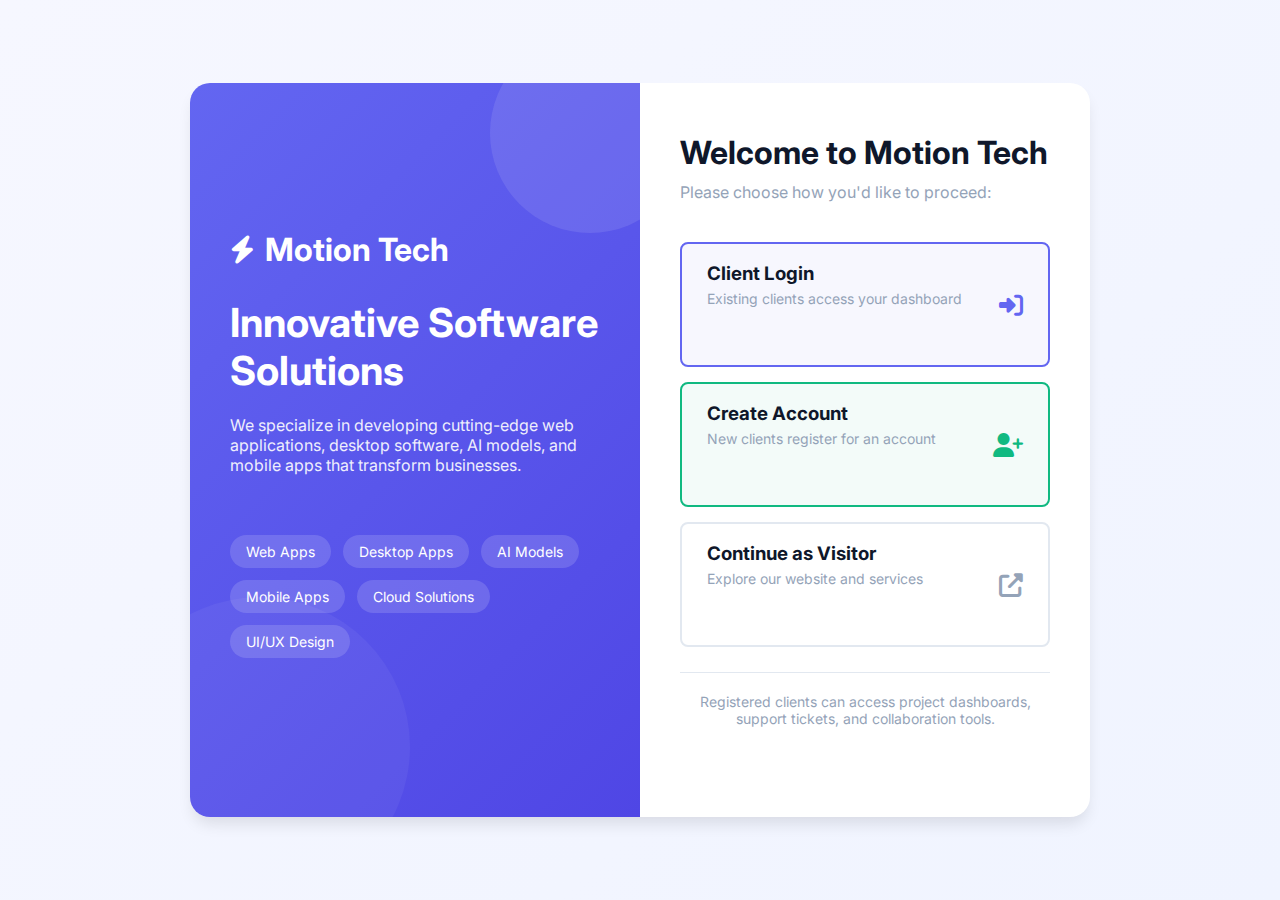
<file: index.html>
<!DOCTYPE html>
<html lang="en">
<head>
    <meta charset="UTF-8">
    <meta name="viewport" content="width=device-width, initial-scale=1.0">
    <title>Welcome | Motion Tech</title>
    <link rel="stylesheet" href="https://cdnjs.cloudflare.com/ajax/libs/font-awesome/6.4.0/css/all.min.css">
    <link href="https://fonts.googleapis.com/css2?family=Inter:wght@300;400;500;600;700&family=Poppins:wght@400;500;600;700&display=swap" rel="stylesheet">
    <style>
        :root {
            --primary: #6366f1;
            --primary-dark: #4f46e5;
            --secondary: #0f172a;
            --accent: #10b981;
            --light: #f8fafc;
            --gray: #94a3b8;
            --gray-light: #e2e8f0;
            --transition: all 0.3s ease;
            --shadow: 0 10px 15px -3px rgba(0, 0, 0, 0.1);
            --radius: 8px;
        }

        * {
            margin: 0;
            padding: 0;
            box-sizing: border-box;
        }

        body {
            font-family: 'Inter', sans-serif;
            background: linear-gradient(135deg, #f6f7ff 0%, #f0f4ff 100%);
            min-height: 100vh;
            display: flex;
            align-items: center;
            justify-content: center;
            padding: 20px;
        }

        .entry-container {
            width: 100%;
            max-width: 900px;
            background-color: white;
            border-radius: 20px;
            overflow: hidden;
            box-shadow: var(--shadow);
            display: flex;
            min-height: 550px;
        }

        .brand-section {
            flex: 1;
            background: linear-gradient(135deg, var(--primary) 0%, var(--primary-dark) 100%);
            color: white;
            padding: 50px 40px;
            display: flex;
            flex-direction: column;
            justify-content: center;
            position: relative;
            overflow: hidden;
        }

        .brand-section::before {
            content: '';
            position: absolute;
            top: -50px;
            right: -50px;
            width: 200px;
            height: 200px;
            background: rgba(255, 255, 255, 0.1);
            border-radius: 50%;
        }

        .brand-section::after {
            content: '';
            position: absolute;
            bottom: -80px;
            left: -80px;
            width: 300px;
            height: 300px;
            background: rgba(255, 255, 255, 0.05);
            border-radius: 50%;
        }

        .logo {
            font-size: 32px;
            font-weight: 700;
            color: white;
            text-decoration: none;
            display: flex;
            align-items: center;
            margin-bottom: 30px;
            position: relative;
            z-index: 2;
        }

        .logo i {
            margin-right: 10px;
            font-size: 28px;
        }

        .brand-section h1 {
            font-size: 2.5rem;
            margin-bottom: 20px;
            line-height: 1.2;
            position: relative;
            z-index: 2;
        }

        .brand-section p {
            opacity: 0.9;
            margin-bottom: 30px;
            position: relative;
            z-index: 2;
        }

        .services-list {
            margin-top: 30px;
            position: relative;
            z-index: 2;
        }

        .service-tag {
            display: inline-block;
            background-color: rgba(255, 255, 255, 0.15);
            padding: 8px 16px;
            border-radius: 50px;
            margin: 0 8px 12px 0;
            font-size: 14px;
        }

        .action-section {
            flex: 1;
            padding: 50px 40px;
            display: flex;
            flex-direction: column;
            justify-content: center;
        }

        .action-section h2 {
            font-size: 2rem;
            color: var(--secondary);
            margin-bottom: 10px;
        }

        .action-section p {
            color: var(--gray);
            margin-bottom: 40px;
        }

        .entry-buttons {
            display: flex;
            flex-direction: column;
            gap: 15px;
        }

        .entry-btn {
            display: flex;
            align-items: center;
            justify-content: space-between;
            padding: 18px 25px;
            border-radius: var(--radius);
            text-decoration: none;
            color: var(--secondary);
            border: 2px solid var(--gray-light);
            transition: var(--transition);
            font-weight: 600;
        }

        .entry-btn:hover {
            transform: translateY(-5px);
            box-shadow: var(--shadow);
        }

        .entry-btn i {
            font-size: 24px;
        }

        .btn-client {
            background-color: rgba(99, 102, 241, 0.05);
            border-color: var(--primary);
        }

        .btn-client i {
            color: var(--primary);
        }

        .btn-client:hover {
            border-color: var(--primary-dark);
            background-color: rgba(99, 102, 241, 0.1);
        }

        .btn-register {
            background-color: rgba(16, 185, 129, 0.05);
            border-color: var(--accent);
        }

        .btn-register i {
            color: var(--accent);
        }

        .btn-register:hover {
            border-color: #0da271;
            background-color: rgba(16, 185, 129, 0.1);
        }

        .btn-visitor {
            background-color: white;
        }

        .btn-visitor i {
            color: var(--gray);
        }

        .btn-visitor:hover {
            border-color: var(--gray);
        }

        .guest-note {
            text-align: center;
            margin-top: 25px;
            color: var(--gray);
            font-size: 14px;
            padding-top: 20px;
            border-top: 1px solid var(--gray-light);
        }

        @media (max-width: 768px) {
            .entry-container {
                flex-direction: column;
                max-width: 500px;
            }
            
            .brand-section, .action-section {
                padding: 40px 30px;
            }
            
            .brand-section {
                min-height: 350px;
            }
        }
    </style>
</head>
<body>
    <div class="entry-container">
        <!-- Brand/Info Section -->
        <div class="brand-section">
            <a href="#" class="logo">
                <i class="fas fa-bolt"></i> Motion Tech
            </a>
            <h1>Innovative Software Solutions</h1>
            <p>We specialize in developing cutting-edge web applications, desktop software, AI models, and mobile apps that transform businesses.</p>
            
            <div class="services-list">
                <span class="service-tag">Web Apps</span>
                <span class="service-tag">Desktop Apps</span>
                <span class="service-tag">AI Models</span>
                <span class="service-tag">Mobile Apps</span>
                <span class="service-tag">Cloud Solutions</span>
                <span class="service-tag">UI/UX Design</span>
            </div>
        </div>
        
        <!-- Action Section -->
        <div class="action-section">
            <h2>Welcome to Motion Tech</h2>
            <p>Please choose how you'd like to proceed:</p>
            
            <div class="entry-buttons">
                <a href="login.html" class="entry-btn btn-client">
                    <div>
                        <h3>Client Login</h3>
                        <p style="font-weight: normal; font-size: 14px; color: var(--gray); margin-top: 5px;">
                            Existing clients access your dashboard
                        </p>
                    </div>
                    <i class="fas fa-sign-in-alt"></i>
                </a>
                
                <a href="register.html" class="entry-btn btn-register">
                    <div>
                        <h3>Create Account</h3>
                        <p style="font-weight: normal; font-size: 14px; color: var(--gray); margin-top: 5px;">
                            New clients register for an account
                        </p>
                    </div>
                    <i class="fas fa-user-plus"></i>
                </a>
                
                <a href="main.html" class="entry-btn btn-visitor">
                    <div>
                        <h3>Continue as Visitor</h3>
                        <p style="font-weight: normal; font-size: 14px; color: var(--gray); margin-top: 5px;">
                            Explore our website and services
                        </p>
                    </div>
                    <i class="fas fa-external-link-alt"></i>
                </a>
            </div>
            
            <div class="guest-note">
                <p>Registered clients can access project dashboards, support tickets, and collaboration tools.</p>
            </div>
        </div>
    </div>

    <script>
        // Optional: Add session storage to remember visitor choice
        document.querySelector('.btn-visitor').addEventListener('click', function(e) {
            // Store that user chose visitor access
            sessionStorage.setItem('motionTechAccess', 'visitor');
        });
        
        document.querySelector('.btn-client').addEventListener('click', function(e) {
            // Store that user is attempting to login
            sessionStorage.setItem('motionTechAccess', 'client');
        });
        
        document.querySelector('.btn-register').addEventListener('click', function(e) {
            // Store that user is registering
            sessionStorage.setItem('motionTechAccess', 'registering');
        });
        
        // Optional: Check if returning from successful registration
        document.addEventListener('DOMContentLoaded', function() {
            const urlParams = new URLSearchParams(window.location.search);
            if(urlParams.get('registered') === 'true') {
                // Show a subtle success message
                const actionSection = document.querySelector('.action-section p');
                const originalText = actionSection.textContent;
                actionSection.innerHTML = `<span style="color: var(--accent); font-weight: 600;">✓ Registration successful!</span><br>${originalText}`;
                
                // Remove the URL parameter
                window.history.replaceState({}, document.title, window.location.pathname);
            }
        });
    </script>
</body>
</html>
</file>
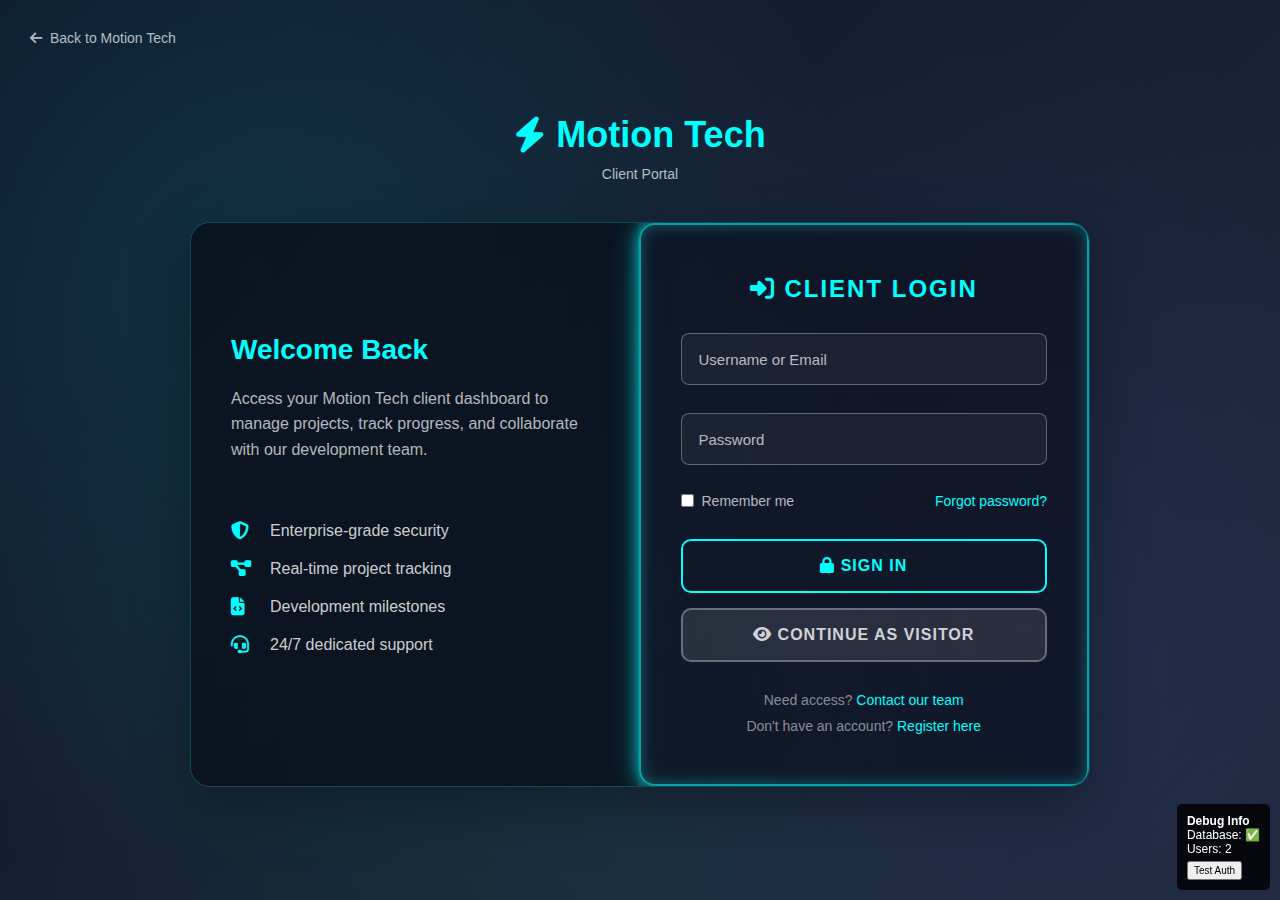
<file: login.html>
<!DOCTYPE html>
<html lang="en">
<head>
    <meta charset="UTF-8">
    <meta name="viewport" content="width=device-width, initial-scale=1.0">
    <title>Motion Tech | Client Login</title>
    <link rel="stylesheet" href="https://cdnjs.cloudflare.com/ajax/libs/font-awesome/6.4.0/css/all.min.css">
    <style>
        * {
            box-sizing: border-box;
            font-family: Arial, Helvetica, sans-serif;
            margin: 0;
            padding: 0;
        }

        body {
            min-height: 100vh;
            display: flex;
            align-items: center;
            justify-content: center;
            background: linear-gradient(135deg, #0f172a 0%, #1e293b 100%);
            padding: 20px;
            position: relative;
            overflow: hidden;
        }

        /* Background animation */
        body::before {
            content: '';
            position: absolute;
            width: 100%;
            height: 100%;
            background: 
                radial-gradient(circle at 20% 30%, rgba(0, 255, 255, 0.1) 0%, transparent 50%),
                radial-gradient(circle at 80% 70%, rgba(99, 102, 241, 0.1) 0%, transparent 50%),
                radial-gradient(circle at 40% 80%, rgba(16, 185, 129, 0.1) 0%, transparent 50%);
            z-index: -1;
        }

        .login-container {
            display: flex;
            flex-direction: column;
            align-items: center;
            max-width: 1200px;
            width: 100%;
        }

        /* Back to main site link */
        .back-link {
            position: absolute;
            top: 30px;
            left: 30px;
            color: rgba(255, 255, 255, 0.7);
            text-decoration: none;
            display: flex;
            align-items: center;
            gap: 8px;
            font-size: 14px;
            transition: all 0.3s ease;
            z-index: 10;
        }

        .back-link:hover {
            color: #00ffff;
            transform: translateX(-5px);
        }

        /* Logo/brand */
        .brand-logo {
            text-align: center;
            margin-bottom: 40px;
        }

        .brand-logo a {
            font-size: 36px;
            font-weight: 700;
            color: #00ffff;
            text-decoration: none;
            display: flex;
            align-items: center;
            justify-content: center;
            gap: 10px;
            margin-bottom: 10px;
        }

        .brand-logo p {
            color: rgba(255, 255, 255, 0.7);
            font-size: 14px;
        }

        /* Main form container */
        .form-wrapper {
            display: flex;
            width: 100%;
            max-width: 900px;
            background: rgba(15, 23, 42, 0.7);
            border-radius: 20px;
            overflow: hidden;
            border: 1px solid rgba(0, 255, 255, 0.2);
            box-shadow: 0 20px 60px rgba(0, 0, 0, 0.3);
        }

        /* Info panel */
        .info-panel {
            flex: 1;
            padding: 50px 40px;
            background: rgba(0, 0, 0, 0.3);
            border-right: 1px solid rgba(0, 255, 255, 0.1);
            display: flex;
            flex-direction: column;
            justify-content: center;
        }

        .info-panel h2 {
            color: #00ffff;
            margin-bottom: 20px;
            font-size: 28px;
            font-weight: 600;
        }

        .info-panel p {
            color: rgba(255, 255, 255, 0.7);
            margin-bottom: 30px;
            line-height: 1.6;
        }

        .features {
            margin-top: 30px;
        }

        .feature {
            display: flex;
            align-items: center;
            margin-bottom: 20px;
            color: rgba(255, 255, 255, 0.8);
        }

        .feature i {
            color: #00ffff;
            margin-right: 15px;
            font-size: 18px;
            width: 24px;
        }

        /* Glass form */
        .glass-form {
            flex: 1;
            padding: 50px 40px;
            border-radius: 16px;
            background: rgba(0, 0, 0, 0.15);
            border: 2px solid rgba(0, 255, 255, 0.6);
            box-shadow:
                0 0 15px rgba(0, 255, 255, 0.6),
                0 0 30px rgba(0, 255, 255, 0.4),
                inset 0 0 15px rgba(0, 255, 255, 0.3);
            color: #fff;
            animation: glowPulse 3s infinite alternate;
        }

        @keyframes glowPulse {
            from {
                box-shadow: 
                    0 0 10px rgba(0, 255, 255, 0.4),
                    0 0 20px rgba(0, 255, 255, 0.3),
                    inset 0 0 10px rgba(0, 255, 255, 0.2);
            }
            to {
                box-shadow: 
                    0 0 20px rgba(0, 255, 255, 0.9),
                    0 0 40px rgba(0, 255, 255, 0.6),
                    inset 0 0 15px rgba(0, 255, 255, 0.4);
            }
        }

        .glass-form h2 {
            text-align: center;
            margin-bottom: 30px;
            font-weight: 600;
            letter-spacing: 2px;
            color: #00ffff;
        }

        /* FLOATING LABEL GROUP */
        .field {
            position: relative;
            margin-bottom: 28px;
        }

        .field input {
            width: 100%;
            padding: 16px 14px;
            background: rgba(255, 255, 255, 0.05);
            border: 1px solid rgba(255, 255, 255, 0.3);
            border-radius: 8px;
            outline: none;
            color: #fff;
            font-size: 16px;
            transition: all 0.3s ease;
        }

        .field input::placeholder {
            color: transparent;
        }

        .field label {
            position: absolute;
            left: 14px;
            top: 50%;
            transform: translateY(-50%);
            color: rgba(255, 255, 255, 0.7);
            font-size: 15px;
            pointer-events: none;
            transition: 0.3s ease;
            background: transparent;
            padding: 0 4px;
        }

        /* FLOAT EFFECT */
        .field input:focus + label,
        .field input:not(:placeholder-shown) + label {
            top: -10px;
            font-size: 13px;
            color: #00ffff;
            background: rgba(15, 23, 42, 0.9);
            padding: 0 8px;
            border-radius: 4px;
        }

        /* INPUT FOCUS ANIMATION */
        .field input:focus {
            border-color: #00ffff;
            box-shadow: 0 0 12px rgba(0, 255, 255, 0.8);
            background: rgba(255, 255, 255, 0.08);
        }

        /* Form options */
        .form-options {
            display: flex;
            justify-content: space-between;
            align-items: center;
            margin-bottom: 30px;
            font-size: 14px;
        }

        .remember {
            display: flex;
            align-items: center;
            color: rgba(255, 255, 255, 0.7);
        }

        .remember input {
            margin-right: 8px;
            accent-color: #00ffff;
        }

        .forgot-password {
            color: #00ffff;
            text-decoration: none;
            transition: all 0.3s ease;
        }

        .forgot-password:hover {
            text-decoration: underline;
            text-shadow: 0 0 8px rgba(0, 255, 255, 0.6);
        }

        /* Buttons */
        .form-buttons {
            display: flex;
            flex-direction: column;
            gap: 15px;
        }

        .submit-btn {
            width: 100%;
            padding: 16px;
            border-radius: 10px;
            border: none;
            cursor: pointer;
            background: transparent;
            color: #00ffff;
            font-size: 16px;
            font-weight: 600;
            letter-spacing: 1px;
            border: 2px solid #00ffff;
            transition: 0.3s ease;
        }

        .submit-btn:hover {
            background: #00ffff;
            color: #000;
            box-shadow: 0 0 25px #00ffff;
            transform: translateY(-2px);
        }

        .visitor-btn {
            width: 100%;
            padding: 16px;
            border-radius: 10px;
            border: none;
            cursor: pointer;
            background: rgba(255, 255, 255, 0.1);
            color: rgba(255, 255, 255, 0.8);
            font-size: 16px;
            font-weight: 600;
            letter-spacing: 1px;
            border: 2px solid rgba(255, 255, 255, 0.3);
            transition: 0.3s ease;
        }

        .visitor-btn:hover {
            background: rgba(255, 255, 255, 0.2);
            border-color: rgba(255, 255, 255, 0.5);
            transform: translateY(-2px);
        }

        /* Footer */
        .form-footer {
            text-align: center;
            margin-top: 30px;
            color: rgba(255, 255, 255, 0.5);
            font-size: 14px;
        }

        .form-footer a {
            color: #00ffff;
            text-decoration: none;
        }

        /* Responsive design */
        @media (max-width: 768px) {
            .form-wrapper {
                flex-direction: column;
                max-width: 500px;
            }
            
            .info-panel {
                border-right: none;
                border-bottom: 1px solid rgba(0, 255, 255, 0.1);
            }
            
            .back-link {
                top: 15px;
                left: 15px;
            }
        }

        @media (max-width: 480px) {
            .glass-form, .info-panel {
                padding: 30px 20px;
            }
            
            .brand-logo a {
                font-size: 28px;
            }
        }
        /* Add error message styling */
        .error-message {
            background: rgba(239, 68, 68, 0.1);
            border: 1px solid rgba(239, 68, 68, 0.3);
            color: #f87171;
            padding: 12px;
            border-radius: 8px;
            margin-bottom: 20px;
            text-align: center;
            font-size: 14px;
            display: none;
        }
        
        .error-message.show {
            display: block;
            animation: shake 0.5s ease-in-out;
        }
        
        @keyframes shake {
            0%, 100% { transform: translateX(0); }
            10%, 30%, 50%, 70%, 90% { transform: translateX(-5px); }
            20%, 40%, 60%, 80% { transform: translateX(5px); }
        }
        
        .success-message {
            background: rgba(16, 185, 129, 0.1);
            border: 1px solid rgba(16, 185, 129, 0.3);
            color: #34d399;
            padding: 12px;
            border-radius: 8px;
            margin-bottom: 20px;
            text-align: center;
            font-size: 14px;
            display: none;
        }
        
        .success-message.show {
            display: block;
        }
    </style>
</head>
<body>
    <!-- Back to main site -->
    <a href="index.html" class="back-link">
        <i class="fas fa-arrow-left"></i> Back to Motion Tech
    </a>

    <div class="login-container">
        <!-- Brand logo -->
        <div class="brand-logo">
            <a href="main.html">
                <i class="fas fa-bolt"></i> Motion Tech
            </a>
            <p>Client Portal</p>
        </div>

        <div class="form-wrapper">
            <!-- Info Panel -->
            <div class="info-panel">
                <h2>Welcome Back</h2>
                <p>Access your Motion Tech client dashboard to manage projects, track progress, and collaborate with our development team.</p>
                
                <div class="features">
                    <div class="feature">
                        <i class="fas fa-shield-alt"></i>
                        <span>Enterprise-grade security</span>
                    </div>
                    <div class="feature">
                        <i class="fas fa-project-diagram"></i>
                        <span>Real-time project tracking</span>
                    </div>
                    <div class="feature">
                        <i class="fas fa-file-code"></i>
                        <span>Development milestones</span>
                    </div>
                    <div class="feature">
                        <i class="fas fa-headset"></i>
                        <span>24/7 dedicated support</span>
                    </div>
                </div>
            </div>

            <!-- Glass Form -->
            <form class="glass-form" id="loginForm">
                <h2><i class="fas fa-sign-in-alt"></i> CLIENT LOGIN</h2>
                
                <!-- Error Message -->
                <div class="error-message" id="errorMessage">
                    <i class="fas fa-exclamation-circle"></i> Invalid username or password
                </div>
                
                <!-- Success Message -->
                <div class="success-message" id="successMessage">
                    <i class="fas fa-check-circle"></i> Login successful! Redirecting...
                </div>

                <div class="field">
                    <input type="text" id="username" required placeholder=" ">
                    <label>Username or Email</label>
                </div>

                <div class="field">
                    <input type="password" id="password" required placeholder=" ">
                    <label>Password</label>
                </div>

                <div class="form-options">
                    <div class="remember">
                        <input type="checkbox" id="remember">
                        <label for="remember">Remember me</label>
                    </div>
                    <a href="#" class="forgot-password">Forgot password?</a>
                </div>

                <div class="form-buttons">
                    <button type="submit" class="submit-btn">
                        <i class="fas fa-lock"></i> SIGN IN
                    </button>
                    <button type="button" id="visitorBtn" class="visitor-btn">
                        <i class="fas fa-eye"></i> CONTINUE AS VISITOR
                    </button>
                </div>

                <div class="form-footer">
                    <p>Need access? <a href="index.html#contact">Contact our team</a></p>
                    <p style="margin-top: 10px;">Don't have an account? <a href="register.html">Register here</a></p>
                </div>
            </form>
        </div>
    </div>

 <!-- Add this right after the database.js script import -->
<script src="database.js"></script>

<script>
    // ========================
    // UI HELPER FUNCTIONS
    // ========================
    
    function showError(message) {
        const errorEl = document.getElementById('errorMessage');
        if (errorEl) {
            const errorText = errorEl.querySelector('span') || errorEl;
            errorText.innerHTML = `<i class="fas fa-exclamation-circle"></i> ${message}`;
            errorEl.classList.add('show');
            
            setTimeout(() => {
                errorEl.classList.remove('show');
            }, 5000);
        } else {
            alert(message); // Fallback
        }
    }
    
    function showSuccess(message) {
        const successEl = document.getElementById('successMessage');
        if (successEl) {
            const successText = successEl.querySelector('span') || successEl;
            successText.innerHTML = `<i class="fas fa-check-circle"></i> ${message}`;
            successEl.classList.add('show');
        }
    }
    
    // ========================
    // PAGE INITIALIZATION
    // ========================
    
    document.addEventListener('DOMContentLoaded', function() {
        console.log("🔑 Login page loaded");
        
        // Initialize floating labels
        initFloatingLabels();
        
        // Check URL parameters for registration success
        checkRegistrationSuccess();
        
        // Set up event listeners
        setupEventListeners();
        
        // Log database status
        logDatabaseStatus();
    });
    
    function initFloatingLabels() {
        document.querySelectorAll('.field input').forEach(input => {
            input.setAttribute('placeholder', ' ');
            if (input.value) {
                input.dispatchEvent(new Event('input'));
            }
        });
    }
    
    function checkRegistrationSuccess() {
        const urlParams = new URLSearchParams(window.location.search);
        if(urlParams.get('registered') === 'true') {
            const username = urlParams.get('username');
            
            // Show registration success message
            showSuccess('Account created successfully! You can now login.');
            
            // Auto-fill username if available
            if(username) {
                document.getElementById('username').value = username;
                document.getElementById('username').dispatchEvent(new Event('input'));
            }
            
            console.log("✅ User just registered:", username);
            
            // Remove the URL parameter
            window.history.replaceState({}, document.title, window.location.pathname);
        }
    }
    
    function setupEventListeners() {
        // Login form submission
        document.getElementById('loginForm').addEventListener('submit', handleLogin);
        
        // Visitor button
        document.getElementById('visitorBtn').addEventListener('click', handleVisitorAccess);
        
        // Forgot password
        document.querySelector('.forgot-password').addEventListener('click', handleForgotPassword);
        
        // Enter key support
        document.getElementById('password').addEventListener('keypress', function(e) {
            if (e.key === 'Enter') {
                document.querySelector('.submit-btn').click();
            }
        });
        
        // Clear errors when typing
        document.getElementById('username').addEventListener('input', function() {
            document.getElementById('errorMessage').classList.remove('show');
        });
        
        document.getElementById('password').addEventListener('input', function() {
            document.getElementById('errorMessage').classList.remove('show');
        });
        
        // Remember me functionality
        setupRememberMe();
    }
    
    function setupRememberMe() {
        const rememberCheckbox = document.getElementById('remember');
        const usernameField = document.getElementById('username');
        
        // Check if we have saved credentials
        const savedUsername = localStorage.getItem('motionTechRememberUsername');
        if(savedUsername && rememberCheckbox) {
            usernameField.value = savedUsername;
            rememberCheckbox.checked = true;
            usernameField.dispatchEvent(new Event('input'));
        }
        
        // Save username when "Remember me" is checked
        if(rememberCheckbox) {
            rememberCheckbox.addEventListener('change', function() {
                if(this.checked && usernameField.value) {
                    localStorage.setItem('motionTechRememberUsername', usernameField.value);
                } else {
                    localStorage.removeItem('motionTechRememberUsername');
                }
            });
        }
        
        // Auto-save username when typing if "Remember me" is checked
        usernameField.addEventListener('input', function() {
            if(rememberCheckbox && rememberCheckbox.checked && this.value) {
                localStorage.setItem('motionTechRememberUsername', this.value);
            }
        });
    }
    
    function logDatabaseStatus() {
        if (typeof MotionTechDB !== 'undefined') {
            console.log("📊 Database Status:");
            console.log("Total Users:", MotionTechDB.getUserCount());
            console.log("All Users:", MotionTechDB.getUsers());
        } else {
            console.error("❌ Database not loaded!");
        }
    }
    
   // ========================
// LOGIN HANDLER (FIXED VERSION)
// ========================

async function handleLogin(e) {
    e.preventDefault();
    console.log("🔐 Login attempt");
    
    const identifier = document.getElementById('username').value.trim();
    const password = document.getElementById('password').value;
    
    // Clear any previous error messages
    document.getElementById('errorMessage').classList.remove('show');
    
    // Validate inputs
    if(!identifier || !password) {
        showError('Please enter both username/email and password');
        return;
    }
    
    // Show loading state
    const submitBtn = document.querySelector('.submit-btn');
    const originalText = submitBtn.innerHTML;
    submitBtn.innerHTML = '<i class="fas fa-spinner fa-spin"></i> AUTHENTICATING...';
    submitBtn.disabled = true;
    
    // Simulate API call delay
    setTimeout(() => {
        // Check if database is available
        if (typeof MotionTechDB === 'undefined') {
            showError('Database system not available. Please refresh.');
            submitBtn.innerHTML = originalText;
            submitBtn.disabled = false;
            return;
        }
        
        // Authenticate user using the shared database
        console.log("🔄 Authenticating:", identifier);
        const authResult = MotionTechDB.authenticate(identifier, password);
        
        if(authResult.success) {
            // LOGIN SUCCESSFUL
            console.log("✅ Login successful for:", authResult.user.username);
            
            // Store user session
            localStorage.setItem('motionTechAuth', 'true');
            localStorage.setItem('motionTechUser', JSON.stringify({
                id: authResult.user.id,
                username: authResult.user.username,
                name: authResult.user.name,
                email: authResult.user.email,
                role: authResult.user.role,
                company: authResult.user.company || ''
            }));
            
            // Note: updateLastLogin is now called INSIDE the authenticate function
            // No need to call it separately!
            
            // Show success message
            showSuccess(`Welcome back, ${authResult.user.name}!`);
            
            // Get redirect URL or default to main.html
            const redirectUrl = sessionStorage.getItem('redirectAfterLogin') || 'main.html';
            
            // Clear redirect storage
            sessionStorage.removeItem('redirectAfterLogin');
            
            // Update button to show success
            submitBtn.innerHTML = '<i class="fas fa-check"></i> LOGIN SUCCESSFUL!';
            submitBtn.style.background = '#10b981';
            submitBtn.style.borderColor = '#10b981';
            submitBtn.style.color = 'white';
            submitBtn.disabled = true;
            
            // Redirect after delay
            setTimeout(() => {
                console.log("🚀 Redirecting to main website...");
                window.location.href = redirectUrl;
            }, 2000);
            
        } else {
            // LOGIN FAILED
            console.log("❌ Login failed:", authResult.message);
            showError(authResult.message || 'Invalid credentials');
            
            // Reset button
            submitBtn.innerHTML = originalText;
            submitBtn.disabled = false;
            
            // Clear password field
            document.getElementById('password').value = '';
            document.getElementById('password').focus();
            
            // Shake animation on form
            const glassForm = document.querySelector('.glass-form');
            glassForm.style.animation = 'shake 0.5s ease-in-out';
            setTimeout(() => {
                glassForm.style.animation = '';
            }, 500);
        }
    }, 1500);
}             
                // Redirect after delay
                setTimeout(() => {
                    console.log("🚀 Redirecting to main website...");
                    window.location.href = redirectUrl;
                }, 2000);
                
                
    
    // ========================
    // VISITOR ACCESS
    // ========================
    
    function handleVisitorAccess() {
        const visitorBtn = document.getElementById('visitorBtn');
        const originalText = visitorBtn.innerHTML;
        
        visitorBtn.innerHTML = '<i class="fas fa-spinner fa-spin"></i> REDIRECTING...';
        visitorBtn.disabled = true;
        
        // Set visitor flag
        localStorage.setItem('motionTechAuth', 'visitor');
        
        // Redirect after delay
        setTimeout(() => {
            console.log("👁️ Redirecting as visitor...");
            window.location.href = 'main.html';
        }, 1000);
    }
    
    // ========================
    // FORGOT PASSWORD
    // ========================
    
    function handleForgotPassword(e) {
        e.preventDefault();
        
        const email = prompt('Enter your registered email address:');
        if (!email) return;
        
        // Check if email exists in database
        if (typeof MotionTechDB !== 'undefined') {
            const user = MotionTechDB.findUserByEmail(email);
            
            if(user) {
                // For demo purposes - show password
                alert(`Password reset instructions sent to ${email}\n\nFor demo purposes, your password is: "${user.password}"`);
            } else {
                alert(`No account found with email: ${email}`);
            }
        } else {
            alert('Database not available. Please try again later.');
        }
    }
    
    // ========================
    // DATABASE DEBUG (Optional)
    // ========================
    
    // Add this for debugging (call from console)
    window.debugLogin = function() {
        console.log("=== LOGIN DEBUG INFO ===");
        console.log("Database loaded:", typeof MotionTechDB !== 'undefined');
        console.log("Total users:", MotionTechDB.getUserCount());
        console.log("All users:", MotionTechDB.getUsers());
        console.log("Current auth:", localStorage.getItem('motionTechAuth'));
        console.log("Current user:", localStorage.getItem('motionTechUser'));
        console.log("=========================");
    };
</script>

<!-- Add this before closing body tag -->
<div id="debugInfo" style="position: fixed; bottom: 10px; right: 10px; background: rgba(0,0,0,0.8); color: white; padding: 10px; border-radius: 5px; font-size: 12px; z-index: 9999; display: none;">
    <strong>Debug Info</strong><br>
    Database: <span id="dbStatus">❌</span><br>
    Users: <span id="userCount">0</span><br>
    <button onclick="testAuth()" style="margin-top: 5px; padding: 2px 5px; font-size: 10px;">Test Auth</button>
</div>

<script>
    // Show debug panel
    document.addEventListener('DOMContentLoaded', function() {
        const debugEl = document.getElementById('debugInfo');
        const dbStatus = document.getElementById('dbStatus');
        const userCount = document.getElementById('userCount');
        
        if (typeof MotionTechDB !== 'undefined') {
            dbStatus.textContent = '✅';
            userCount.textContent = MotionTechDB.getUserCount();
            debugEl.style.display = 'block';
        }
    });
    
    // Test authentication
    function testAuth() {
        if (typeof MotionTechDB !== 'undefined') {
            const testResult = MotionTechDB.authenticate('admin', 'admin123');
            alert(`Test auth: ${testResult.success ? 'SUCCESS' : 'FAILED'}\nUsers in DB: ${MotionTechDB.getUserCount()}`);
        } else {
            alert('Database not loaded!');
        }
    }
</script>
</body>
</html>
</file>
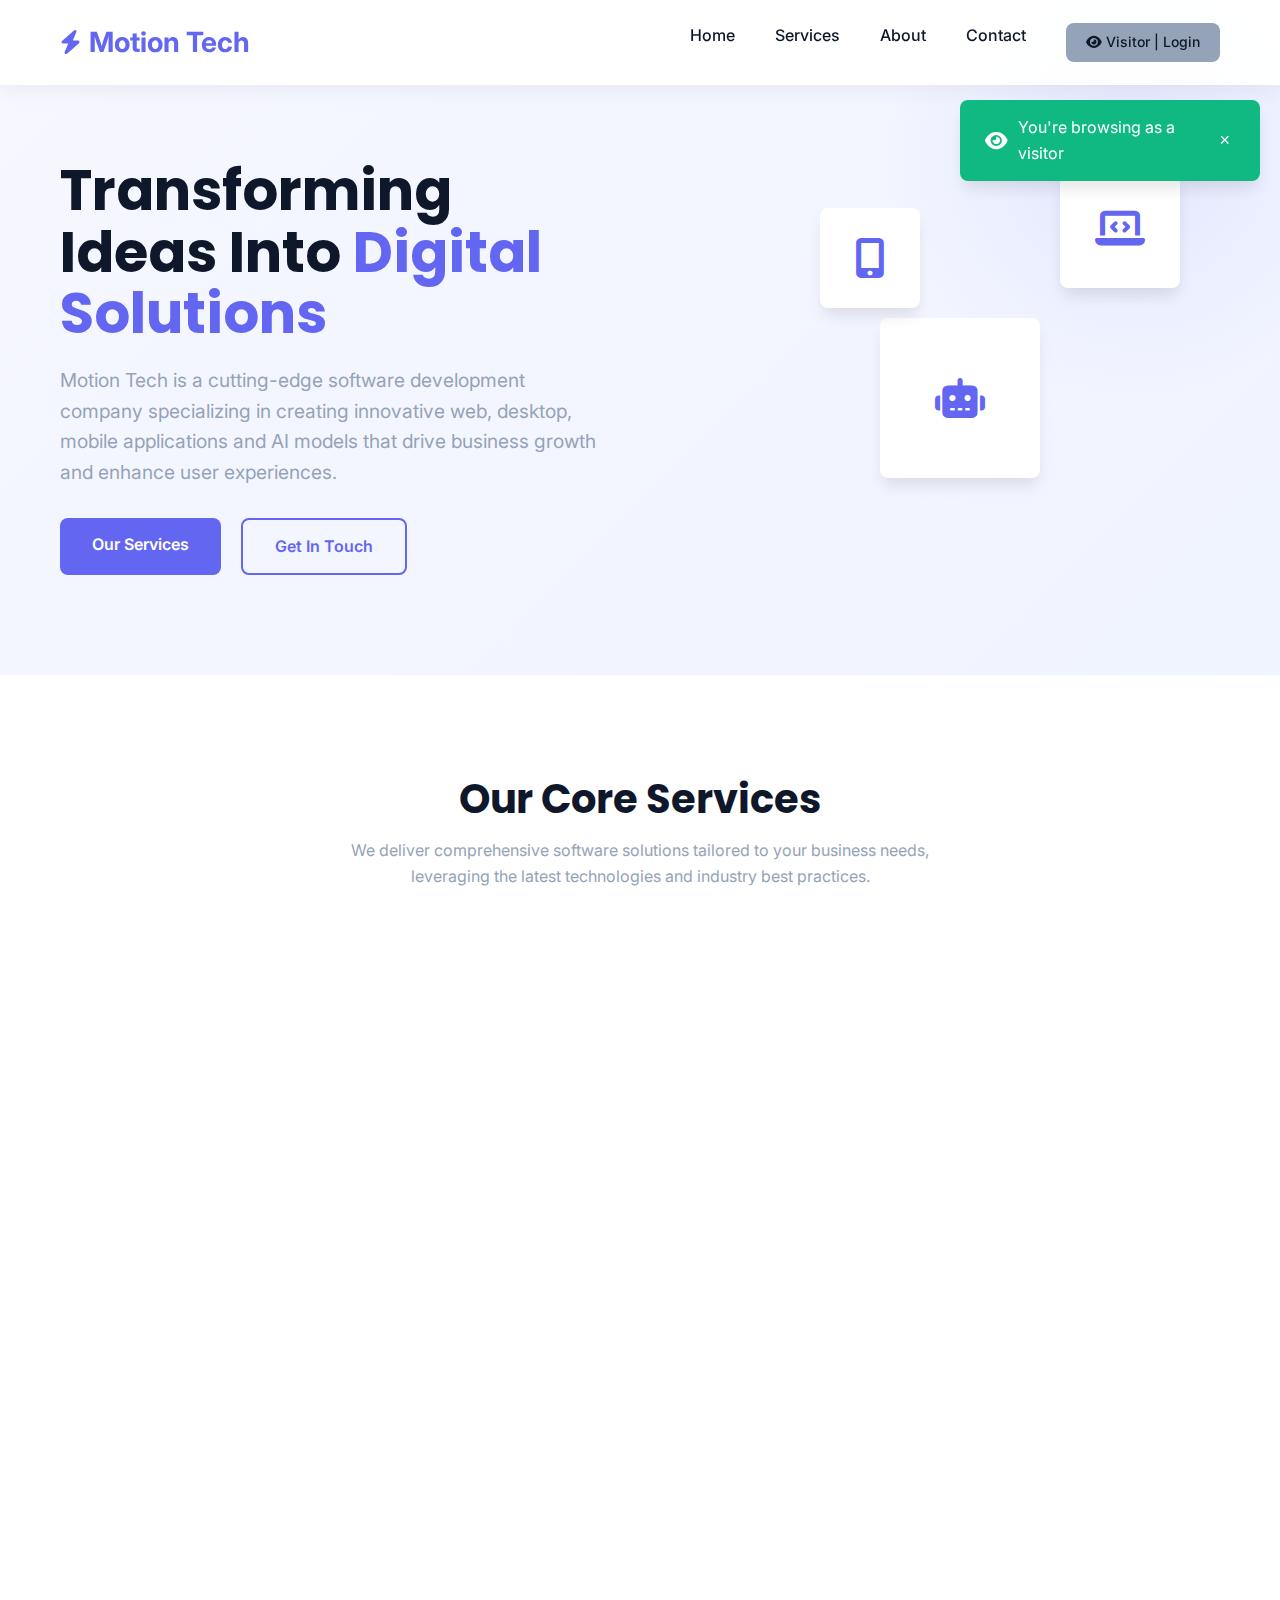
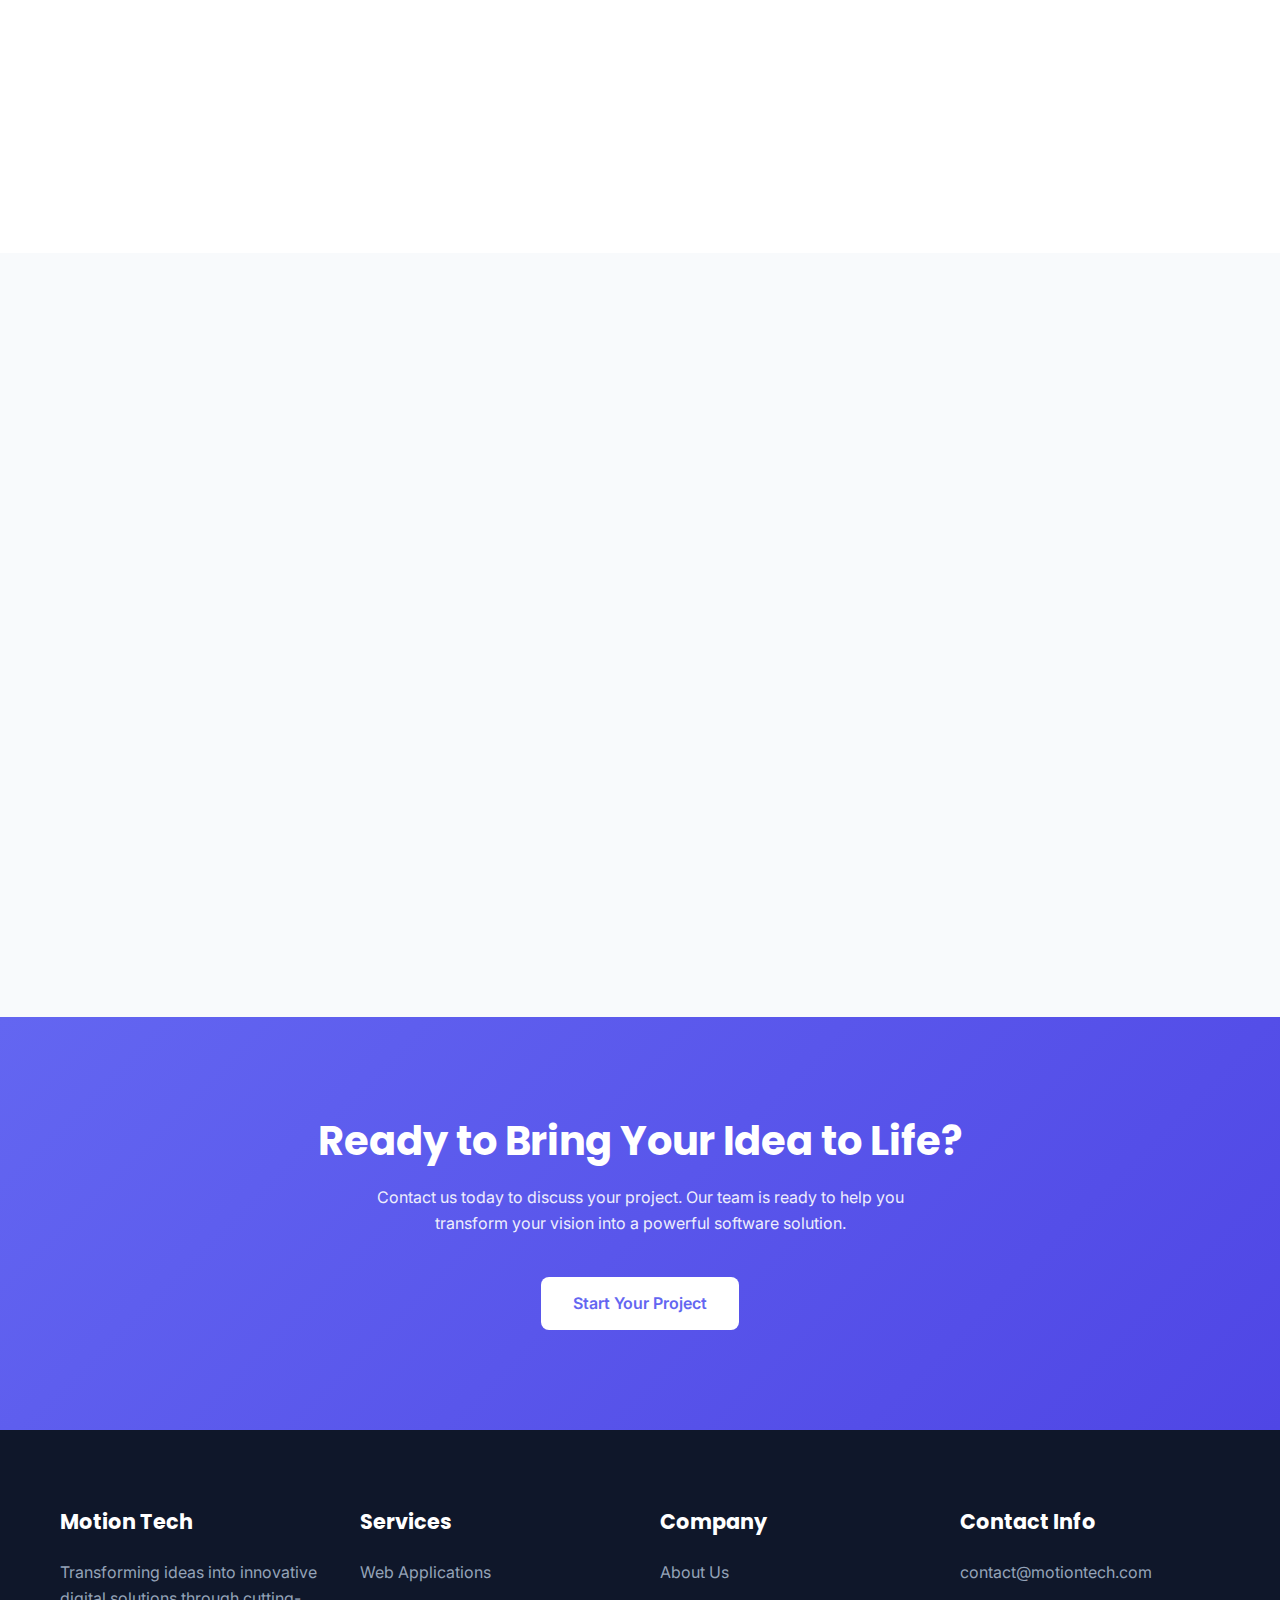
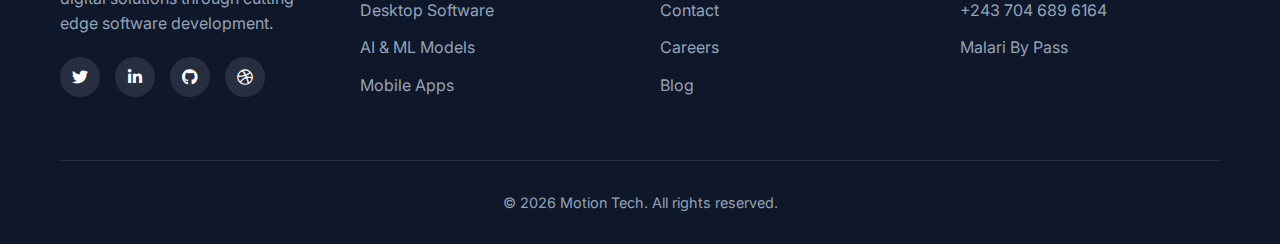
<file: main.html>
<!DOCTYPE html>
<html lang="en">
<head>
    <meta charset="UTF-8">
    <meta name="viewport" content="width=device-width, initial-scale=1.0">
    <title>Motion Tech | Modern Software Development</title>
    <link rel="stylesheet" href="https://cdnjs.cloudflare.com/ajax/libs/font-awesome/6.4.0/css/all.min.css">
    <link rel="preconnect" href="https://fonts.googleapis.com">
    <link rel="preconnect" href="https://fonts.gstatic.com" crossorigin>
    <link href="https://fonts.googleapis.com/css2?family=Inter:wght@300;400;500;600;700&family=Poppins:wght@400;500;600;700&display=swap" rel="stylesheet">
    <style>
        :root {
            --primary: #6366f1;
            --primary-dark: #4f46e5;
            --secondary: #0f172a;
            --accent: #10b981;
            --light: #f8fafc;
            --gray: #94a3b8;
            --gray-light: #e2e8f0;
            --transition: all 0.3s ease;
            --shadow: 0 10px 15px -3px rgba(0, 0, 0, 0.1);
            --radius: 8px;
        }

        * {
            margin: 0;
            padding: 0;
            box-sizing: border-box;
        }

        html {
            scroll-behavior: smooth;
        }

        body {
            font-family: 'Inter', sans-serif;
            line-height: 1.6;
            color: var(--secondary);
            background-color: #ffffff;
            overflow-x: hidden;
        }

        h1, h2, h3, h4 {
            font-family: 'Poppins', sans-serif;
            font-weight: 700;
            line-height: 1.2;
        }

        .container {
            width: 100%;
            max-width: 1200px;
            margin: 0 auto;
            padding: 0 20px;
        }

        section {
            padding: 100px 0;
        }

        .btn {
            display: inline-block;
            padding: 14px 32px;
            background-color: var(--primary);
            color: white;
            border-radius: var(--radius);
            text-decoration: none;
            font-weight: 600;
            border: none;
            cursor: pointer;
            transition: var(--transition);
            font-size: 16px;
        }

        .btn:hover {
            background-color: var(--primary-dark);
            transform: translateY(-3px);
            box-shadow: var(--shadow);
        }

        .btn-outline {
            background-color: transparent;
            border: 2px solid var(--primary);
            color: var(--primary);
        }

        .btn-outline:hover {
            background-color: var(--primary);
            color: white;
        }

        /* Header & Navigation */
        header {
            position: fixed;
            top: 0;
            left: 0;
            width: 100%;
            z-index: 1000;
            padding: 20px 0;
            transition: var(--transition);
            background-color: rgba(255, 255, 255, 0.95);
            backdrop-filter: blur(10px);
            box-shadow: 0 5px 20px rgba(0, 0, 0, 0.05);
        }

        header.scrolled {
            padding: 15px 0;
            box-shadow: 0 10px 30px rgba(0, 0, 0, 0.1);
        }

        .nav-container {
            display: flex;
            justify-content: space-between;
            align-items: center;
        }

        .logo {
            font-size: 28px;
            font-weight: 700;
            color: var(--primary);
            text-decoration: none;
            display: flex;
            align-items: center;
        }

        .logo i {
            margin-right: 8px;
            font-size: 24px;
        }

        .nav-links {
            display: flex;
            gap: 40px;
        }

        .nav-links a {
            text-decoration: none;
            color: var(--secondary);
            font-weight: 500;
            transition: var(--transition);
            position: relative;
        }

        .nav-links a:hover {
            color: var(--primary);
        }

        .nav-links a::after {
            content: '';
            position: absolute;
            bottom: -5px;
            left: 0;
            width: 0;
            height: 2px;
            background-color: var(--primary);
            transition: var(--transition);
        }

        .nav-links a:hover::after {
            width: 100%;
        }

        .mobile-menu-btn {
            display: none;
            background: none;
            border: none;
            font-size: 24px;
            color: var(--secondary);
            cursor: pointer;
        }

        /* Hero Section */
        .hero {
            padding-top: 160px;
            padding-bottom: 100px;
            background: linear-gradient(135deg, #f6f7ff 0%, #f0f4ff 100%);
            position: relative;
            overflow: hidden;
        }

        .hero::before {
            content: '';
            position: absolute;
            top: -100px;
            right: -100px;
            width: 500px;
            height: 500px;
            background: radial-gradient(circle, rgba(99, 102, 241, 0.1) 0%, rgba(99, 102, 241, 0) 70%);
            border-radius: 50%;
        }

        .hero-content {
            display: grid;
            grid-template-columns: 1fr 1fr;
            gap: 60px;
            align-items: center;
        }

        .hero-text h1 {
            font-size: 3.5rem;
            margin-bottom: 20px;
            line-height: 1.1;
        }

        .hero-text p {
            font-size: 1.2rem;
            color: var(--gray);
            margin-bottom: 30px;
        }

        .hero-btns {
            display: flex;
            gap: 20px;
        }

        .hero-visual {
            position: relative;
            height: 400px;
        }

        .floating-element {
            position: absolute;
            border-radius: var(--radius);
            background-color: white;
            box-shadow: var(--shadow);
            display: flex;
            align-items: center;
            justify-content: center;
            padding: 20px;
            animation: float 6s ease-in-out infinite;
        }

        .floating-element i {
            font-size: 40px;
            color: var(--primary);
        }

        .element-1 {
            top: 0;
            right: 40px;
            width: 120px;
            height: 120px;
            animation-delay: 0s;
        }

        .element-2 {
            top: 150px;
            right: 180px;
            width: 160px;
            height: 160px;
            animation-delay: 2s;
        }

        .element-3 {
            top: 40px;
            right: 300px;
            width: 100px;
            height: 100px;
            animation-delay: 4s;
        }

        @keyframes float {
            0%, 100% { transform: translateY(0); }
            50% { transform: translateY(-20px); }
        }

        /* Services Section */
        .section-title {
            text-align: center;
            margin-bottom: 60px;
        }

        .section-title h2 {
            font-size: 2.5rem;
            margin-bottom: 15px;
        }

        .section-title p {
            color: var(--gray);
            max-width: 600px;
            margin: 0 auto;
        }

        .services-grid {
            display: grid;
            grid-template-columns: repeat(auto-fit, minmax(280px, 1fr));
            gap: 30px;
        }

        .service-card {
            background-color: white;
            border-radius: var(--radius);
            padding: 40px 30px;
            box-shadow: 0 5px 15px rgba(0, 0, 0, 0.05);
            transition: var(--transition);
            border: 1px solid var(--gray-light);
            text-align: center;
        }

        .service-card:hover {
            transform: translateY(-10px);
            box-shadow: var(--shadow);
            border-color: var(--primary);
        }

        .service-icon {
            width: 80px;
            height: 80px;
            background-color: rgba(99, 102, 241, 0.1);
            border-radius: 50%;
            display: flex;
            align-items: center;
            justify-content: center;
            margin: 0 auto 25px;
        }

        .service-icon i {
            font-size: 36px;
            color: var(--primary);
        }

        .service-card h3 {
            font-size: 1.5rem;
            margin-bottom: 15px;
        }

        .service-card p {
            color: var(--gray);
            margin-bottom: 20px;
        }

        /* About Section */
        .about {
            background-color: #f8fafc;
        }

        .about-content {
            display: grid;
            grid-template-columns: 1fr 1fr;
            gap: 60px;
            align-items: center;
        }

        .about-text h2 {
            font-size: 2.5rem;
            margin-bottom: 20px;
        }

        .about-text p {
            color: var(--gray);
            margin-bottom: 30px;
        }

        .stats {
            display: grid;
            grid-template-columns: repeat(2, 1fr);
            gap: 30px;
            margin-top: 40px;
        }

        .stat-item h3 {
            font-size: 2.5rem;
            color: var(--primary);
            margin-bottom: 5px;
        }

        .about-visual {
            position: relative;
            height: 400px;
        }

        .visual-card {
            position: absolute;
            background-color: white;
            border-radius: var(--radius);
            padding: 25px;
            box-shadow: var(--shadow);
        }

        .card-1 {
            top: 0;
            right: 0;
            width: 70%;
            z-index: 3;
        }

        .card-2 {
            bottom: 0;
            left: 0;
            width: 70%;
            z-index: 2;
        }

        .card-3 {
            top: 50%;
            left: 50%;
            transform: translate(-50%, -50%);
            width: 60%;
            z-index: 1;
            opacity: 0.7;
        }

        /* CTA Section */
        .cta {
            background: linear-gradient(135deg, var(--primary) 0%, var(--primary-dark) 100%);
            color: white;
            text-align: center;
            padding: 100px 0;
        }

        .cta h2 {
            font-size: 2.5rem;
            margin-bottom: 20px;
        }

        .cta p {
            max-width: 600px;
            margin: 0 auto 40px;
            opacity: 0.9;
        }

        .cta .btn {
            background-color: white;
            color: var(--primary);
        }

        .cta .btn:hover {
            background-color: var(--light);
        }

        /* Footer */
        footer {
            background-color: var(--secondary);
            color: white;
            padding: 80px 0 30px;
        }

        .footer-content {
            display: grid;
            grid-template-columns: repeat(4, 1fr);
            gap: 40px;
            margin-bottom: 50px;
        }

        .footer-col h3 {
            font-size: 1.3rem;
            margin-bottom: 25px;
            color: white;
        }

        .footer-links a {
            display: block;
            color: var(--gray);
            text-decoration: none;
            margin-bottom: 12px;
            transition: var(--transition);
        }

        .footer-links a:hover {
            color: white;
            padding-left: 5px;
        }

        .footer-col p {
            color: var(--gray);
            margin-bottom: 20px;
        }

        .social-links {
            display: flex;
            gap: 15px;
            margin-top: 20px;
        }

        .social-links a {
            display: flex;
            align-items: center;
            justify-content: center;
            width: 40px;
            height: 40px;
            background-color: rgba(255, 255, 255, 0.1);
            border-radius: 50%;
            color: white;
            text-decoration: none;
            transition: var(--transition);
        }

        .social-links a:hover {
            background-color: var(--primary);
            transform: translateY(-3px);
        }

        .copyright {
            text-align: center;
            padding-top: 30px;
            border-top: 1px solid rgba(255, 255, 255, 0.1);
            color: var(--gray);
            font-size: 0.9rem;
        }

        /* Visitor Info Banner */
        .visitor-banner {
            position: fixed;
            top: 100px;
            right: 20px;
            background: var(--accent);
            color: white;
            padding: 15px 25px;
            border-radius: var(--radius);
            box-shadow: var(--shadow);
            z-index: 1001;
            animation: slideIn 0.5s ease;
            display: flex;
            align-items: center;
            gap: 10px;
            max-width: 300px;
        }

        .visitor-banner i {
            font-size: 20px;
        }

        .visitor-banner .close-btn {
            background: none;
            border: none;
            color: white;
            cursor: pointer;
            font-size: 18px;
            margin-left: auto;
            padding: 0 5px;
        }

        @keyframes slideIn {
            from { transform: translateX(100%); opacity: 0; }
            to { transform: translateX(0); opacity: 1; }
        }

        @keyframes slideOut {
            from { transform: translateX(0); opacity: 1; }
            to { transform: translateX(100%); opacity: 0; }
        }

        /* Responsive Design */
        @media (max-width: 992px) {
            .hero-content, .about-content {
                grid-template-columns: 1fr;
                gap: 40px;
            }

            .hero-text h1 {
                font-size: 2.8rem;
            }

            .footer-content {
                grid-template-columns: repeat(2, 1fr);
            }
            
            .visitor-banner {
                top: 80px;
                right: 10px;
                left: 10px;
                max-width: none;
            }
        }

        @media (max-width: 768px) {
            .nav-links {
                display: none;
            }

            .mobile-menu-btn {
                display: block;
            }

            .hero {
                padding-top: 140px;
            }

            .hero-text h1 {
                font-size: 2.3rem;
            }

            .hero-btns {
                flex-direction: column;
                align-items: flex-start;
            }

            .section-title h2 {
                font-size: 2rem;
            }

            .stats {
                grid-template-columns: 1fr;
            }

            .footer-content {
                grid-template-columns: 1fr;
            }
        }
    </style>
</head>
<body>
    <!-- Visitor Info Banner (will be shown if visitor) -->
    <div id="visitorBanner" class="visitor-banner" style="display: none;">
        <i class="fas fa-eye"></i>
        <span>You're browsing as a visitor</span>
        <button class="close-btn" onclick="closeVisitorBanner()">&times;</button>
    </div>

    <!-- Header & Navigation -->
    <header id="header">
        <div class="container nav-container">
            <a href="index.html" class="logo">
                <i class="fas fa-bolt"></i> Motion Tech
            </a>
            
            <nav class="nav-links">
                <a href="#home">Home</a>
                <a href="#services">Services</a>
                <a href="#about">About</a>
                <a href="#contact">Contact</a>
                
                <!-- Dynamic button based on authentication status -->
                <span id="authButtonContainer">
                    <a href="login.html" class="btn" style="padding: 8px 20px; font-size: 14px;">
                        <i class="fas fa-sign-in-alt"></i> Login
                    </a>
                </span>
            </nav>
            
            <button class="mobile-menu-btn">
                <i class="fas fa-bars"></i>
            </button>
        </div>
    </header>

    <!-- Hero Section -->
    <section class="hero" id="home">
        <div class="container">
            <div class="hero-content">
                <div class="hero-text">
                    <h1>Transforming Ideas Into <span style="color: var(--primary);">Digital Solutions</span></h1>
                    <p>Motion Tech is a cutting-edge software development company specializing in creating innovative web, desktop, mobile applications and AI models that drive business growth and enhance user experiences.</p>
                    <div class="hero-btns">
                        <a href="#services" class="btn">Our Services</a>
                        <a href="#contact" class="btn btn-outline">Get In Touch</a>
                    </div>
                </div>
                
                <div class="hero-visual">
                    <div class="floating-element element-1">
                        <i class="fas fa-laptop-code"></i>
                    </div>
                    <div class="floating-element element-2">
                        <i class="fas fa-robot"></i>
                    </div>
                    <div class="floating-element element-3">
                        <i class="fas fa-mobile-alt"></i>
                    </div>
                </div>
            </div>
        </div>
    </section>

    <!-- Services Section -->
    <section id="services">
        <div class="container">
            <div class="section-title">
                <h2>Our Core Services</h2>
                <p>We deliver comprehensive software solutions tailored to your business needs, leveraging the latest technologies and industry best practices.</p>
            </div>
            
            <div class="services-grid">
                <div class="service-card">
                    <div class="service-icon">
                        <i class="fas fa-globe"></i>
                    </div>
                    <h3>Web Apps</h3>
                    <p>Responsive, scalable web applications built with modern frameworks that provide exceptional user experiences across all devices.</p>
                    <a href="#contact" class="btn btn-outline" style="padding: 10px 24px; font-size: 14px;">Learn More</a>
                </div>
                
                <div class="service-card">
                    <div class="service-icon">
                        <i class="fas fa-desktop"></i>
                    </div>
                    <h3>Desktop Apps</h3>
                    <p>Powerful cross-platform desktop applications with native performance and seamless integration with operating systems.</p>
                    <a href="#contact" class="btn btn-outline" style="padding: 10px 24px; font-size: 14px;">Learn More</a>
                </div>
                
                <div class="service-card">
                    <div class="service-icon">
                        <i class="fas fa-brain"></i>
                    </div>
                    <h3>AI Models</h3>
                    <p>Custom AI and machine learning models that analyze data, automate processes, and provide intelligent insights for your business.</p>
                    <a href="#contact" class="btn btn-outline" style="padding: 10px 24px; font-size: 14px;">Learn More</a>
                </div>
                
                <div class="service-card">
                    <div class="service-icon">
                        <i class="fas fa-mobile-alt"></i>
                    </div>
                    <h3>Mobile Apps</h3>
                    <p>Engaging iOS and Android applications designed with intuitive interfaces and built for performance and scalability.</p>
                    <a href="#contact" class="btn btn-outline" style="padding: 10px 24px; font-size: 14px;">Learn More</a>
                </div>
            </div>
        </div>
    </section>

    <!-- About Section -->
    <section class="about" id="about">
        <div class="container">
            <div class="about-content">
                <div class="about-text">
                    <h2>Why Choose Motion Tech?</h2>
                    <p>We combine technical expertise with creative thinking to deliver software solutions that not only meet but exceed expectations. Our agile development process ensures timely delivery and adaptability to changing requirements.</p>
                    <p>With a team of experienced developers, designers, and AI specialists, we transform complex challenges into elegant, user-friendly solutions that drive business growth.</p>
                    
                    <div class="stats">
                        <div class="stat-item">
                            <h3>8</h3>
                            <p>Projects Completed</p>
                        </div>
                        <div class="stat-item">
                            <h3>90%</h3>
                            <p>Client Satisfaction</p>
                        </div>
                        <div class="stat-item">
                            <h3>3</h3>
                            <p>Expert Team Members</p>
                        </div>
                        <div class="stat-item">
                            <h3>24/7</h3>
                            <p>Support & Maintenance</p>
                        </div>
                    </div>
                </div>
                
                <div class="about-visual">
                    <div class="visual-card card-1">
                        <h4>Agile Development</h4>
                        <p>Iterative approach that delivers value quickly and adapts to changes.</p>
                    </div>
                    <div class="visual-card card-2">
                        <h4>Quality Assurance</h4>
                        <p>Comprehensive testing to ensure reliability and performance.</p>
                    </div>
                    <div class="visual-card card-3">
                        <h4>Continuous Support</h4>
                        <p>Ongoing maintenance and updates to keep your software current.</p>
                    </div>
                </div>
            </div>
        </div>
    </section>

    <!-- CTA Section -->
    <section class="cta" id="contact">
        <div class="container">
            <h2>Ready to Bring Your Idea to Life?</h2>
            <p>Contact us today to discuss your project. Our team is ready to help you transform your vision into a powerful software solution.</p>
            <a href="mailto:contact@motiontech.com" class="btn">Start Your Project</a>
        </div>
    </section>

    <!-- Footer -->
    <footer>
        <div class="container">
            <div class="footer-content">
                <div class="footer-col">
                    <h3>Motion Tech</h3>
                    <p>Transforming ideas into innovative digital solutions through cutting-edge software development.</p>
                    <div class="social-links">
                        <a href="#"><i class="fab fa-twitter"></i></a>
                        <a href="#"><i class="fab fa-linkedin-in"></i></a>
                        <a href="#"><i class="fab fa-github"></i></a>
                        <a href="#"><i class="fab fa-dribbble"></i></a>
                    </div>
                </div>
                
                <div class="footer-col">
                    <h3>Services</h3>
                    <div class="footer-links">
                        <a href="#services">Web Applications</a>
                        <a href="#services">Desktop Software</a>
                        <a href="#services">AI & ML Models</a>
                        <a href="#services">Mobile Apps</a>
                    </div>
                </div>
                
                <div class="footer-col">
                    <h3>Company</h3>
                    <div class="footer-links">
                        <a href="#about">About Us</a>
                        <a href="#contact">Contact</a>
                        <a href="#">Careers</a>
                        <a href="#">Blog</a>
                    </div>
                </div>
                
                <div class="footer-col">
                    <h3>Contact Info</h3>
                    <div class="footer-links">
                        <a href="mailto:contact@motiontech.com">contact@motiontech.com</a>
                        <a href="tel:+2437046896164">+243 704 689 6164</a>
                        <a href="#">Malari By Pass</a>
                    </div>
                </div>
            </div>
            
            <div class="copyright">
                <p>&copy; 2026 Motion Tech. All rights reserved.</p>
            </div>
        </div>
    </footer>

    <script>
        // ========================
        // AUTHENTICATION CHECK (ALLOWS VISITORS)
        // ========================
        
        document.addEventListener('DOMContentLoaded', function() {
            const authStatus = localStorage.getItem('motionTechAuth');
            const authButtonContainer = document.getElementById('authButtonContainer');
            
            // Always allow access - no redirects
            // Show appropriate button based on auth status
            if (authStatus === 'true') {
                // User is logged in
                const userData = JSON.parse(localStorage.getItem('motionTechUser') || '{}');
                authButtonContainer.innerHTML = `
                    <a href="#" id="logoutBtn" class="btn" style="padding: 8px 20px; font-size: 14px; background: var(--accent);">
                        <i class="fas fa-user"></i> ${userData.name || 'Account'} | Logout
                    </a>
                `;
                
                // Show welcome message
                showWelcomeMessage(userData.name || 'User');
            } else if (authStatus === 'visitor') {
                // Visitor access
                authButtonContainer.innerHTML = `
                    <a href="login.html" class="btn" style="padding: 8px 20px; font-size: 14px; background: var(--gray);">
                        <i class="fas fa-eye"></i> Visitor | Login
                    </a>
                `;
                
                // Show visitor banner
                showVisitorBanner();
            } else {
                // No auth status - treat as visitor
                localStorage.setItem('motionTechAuth', 'visitor');
                showVisitorBanner();
            }
            
            // Handle logout if button exists
            setTimeout(() => {
                const logoutBtn = document.getElementById('logoutBtn');
                if (logoutBtn) {
                    logoutBtn.addEventListener('click', function(e) {
                        e.preventDefault();
                        logoutUser();
                    });
                }
            }, 100);
        });
        
        // ========================
        // VISITOR BANNER FUNCTIONS
        // ========================
        
        function showVisitorBanner() {
            const banner = document.getElementById('visitorBanner');
            banner.style.display = 'flex';
            
            // Auto-hide after 10 seconds
            setTimeout(() => {
                closeVisitorBanner();
            }, 10000);
        }
        
        function closeVisitorBanner() {
            const banner = document.getElementById('visitorBanner');
            banner.style.animation = 'slideOut 0.5s ease';
            setTimeout(() => {
                banner.style.display = 'none';
                banner.style.animation = '';
            }, 500);
        }
        
        // ========================
        // WELCOME MESSAGE FUNCTION
        // ========================
        
        function showWelcomeMessage(userName) {
            setTimeout(() => {
                const welcomeMsg = document.createElement('div');
                welcomeMsg.className = 'visitor-banner';
                welcomeMsg.style.background = 'var(--primary)';
                welcomeMsg.innerHTML = `
                    <i class="fas fa-check-circle"></i>
                    <span>Welcome back, ${userName}!</span>
                    <button class="close-btn" onclick="this.parentElement.style.animation='slideOut 0.5s ease'; setTimeout(() => this.parentElement.remove(), 500)">&times;</button>
                `;
                document.body.appendChild(welcomeMsg);
                
                // Auto-remove after 5 seconds
                setTimeout(() => {
                    if (welcomeMsg.parentElement) {
                        welcomeMsg.style.animation = 'slideOut 0.5s ease';
                        setTimeout(() => {
                            if (welcomeMsg.parentElement) {
                                welcomeMsg.remove();
                            }
                        }, 500);
                    }
                }, 5000);
            }, 1000);
        }
        
        // ========================
        // LOGOUT FUNCTION
        // ========================
        
        function logoutUser() {
            // Clear authentication data
            localStorage.removeItem('motionTechAuth');
            localStorage.removeItem('motionTechUser');
            sessionStorage.removeItem('redirectAfterLogin');
            
            // Show logout message
            alert('Logged out successfully! You will continue as a visitor.');
            
            // Refresh page to update UI
            window.location.reload();
        }
        
        // ========================
        // HEADER SCROLL EFFECT
        // ========================
        
        window.addEventListener('scroll', function() {
            const header = document.getElementById('header');
            if (window.scrollY > 50) {
                header.classList.add('scrolled');
            } else {
                header.classList.remove('scrolled');
            }
        });

        // ========================
        // MOBILE MENU TOGGLE
        // ========================
        
        const mobileMenuBtn = document.querySelector('.mobile-menu-btn');
        const navLinks = document.querySelector('.nav-links');
        
        mobileMenuBtn.addEventListener('click', function() {
            navLinks.style.display = navLinks.style.display === 'flex' ? 'none' : 'flex';
            
            if (navLinks.style.display === 'flex') {
                navLinks.style.position = 'absolute';
                navLinks.style.top = '100%';
                navLinks.style.left = '0';
                navLinks.style.right = '0';
                navLinks.style.backgroundColor = 'white';
                navLinks.style.flexDirection = 'column';
                navLinks.style.padding = '20px';
                navLinks.style.boxShadow = '0 10px 30px rgba(0, 0, 0, 0.1)';
                navLinks.style.gap = '20px';
            }
        });

        // ========================
        // SMOOTH SCROLL
        // ========================
        
        document.querySelectorAll('a[href^="#"]').forEach(anchor => {
            anchor.addEventListener('click', function(e) {
                e.preventDefault();
                
                const targetId = this.getAttribute('href');
                if(targetId === '#') return;
                
                const targetElement = document.querySelector(targetId);
                if(targetElement) {
                    window.scrollTo({
                        top: targetElement.offsetTop - 80,
                        behavior: 'smooth'
                    });
                    
                    // Close mobile menu if open
                    if(window.innerWidth <= 768) {
                        navLinks.style.display = 'none';
                    }
                }
            });
        });

        // ========================
        // SCROLL ANIMATIONS
        // ========================
        
        const observerOptions = {
            threshold: 0.1,
            rootMargin: '0px 0px -50px 0px'
        };

        const observer = new IntersectionObserver((entries) => {
            entries.forEach(entry => {
                if(entry.isIntersecting) {
                    entry.target.style.opacity = '1';
                    entry.target.style.transform = 'translateY(0)';
                }
            });
        }, observerOptions);

        // Observe elements for animation
        document.querySelectorAll('.service-card, .about-text, .about-visual').forEach(el => {
            el.style.opacity = '0';
            el.style.transform = 'translateY(20px)';
            el.style.transition = 'opacity 0.5s ease, transform 0.5s ease';
            observer.observe(el);
        });

        // ========================
        // DIRECT ACCESS PROTECTION
        // ========================
        
        // If someone tries to access this page directly without coming from index.html,
        // set them as a visitor automatically
        if (!document.referrer.includes('index.html') && 
            !document.referrer.includes('login.html') && 
            !localStorage.getItem('motionTechAuth')) {
            localStorage.setItem('motionTechAuth', 'visitor');
            console.log('Direct access detected - set as visitor');
        }
    </script>
</body>
</html>
</file>
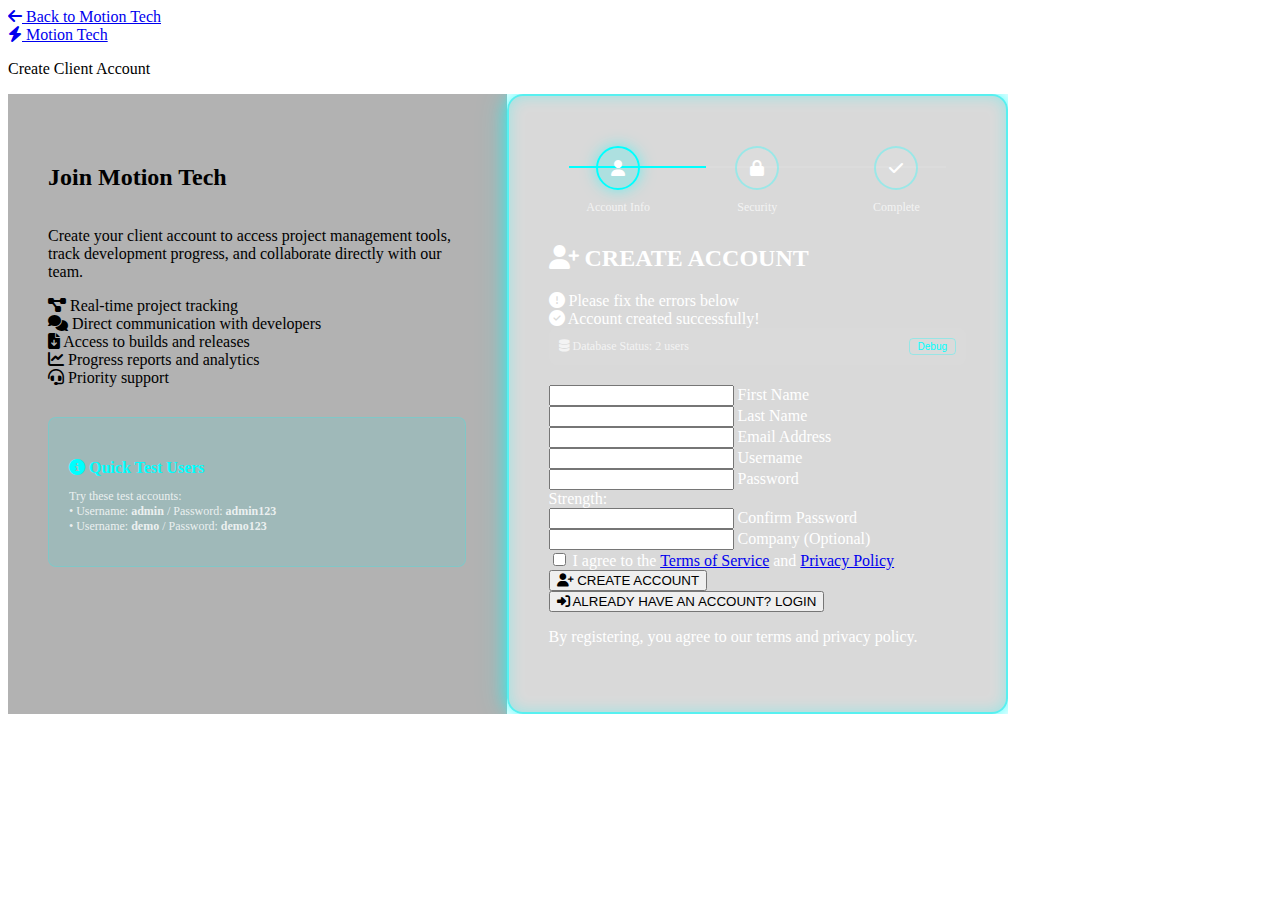
<file: register.html>
<!DOCTYPE html>
<html lang="en">
<head>
    <meta charset="UTF-8">
    <meta name="viewport" content="width=device-width, initial-scale=1.0">
    <title>Register | Motion Tech</title>
    <link rel="stylesheet" href="https://cdnjs.cloudflare.com/ajax/libs/font-awesome/6.4.0/css/all.min.css">
    <style>
        /* Keep all your existing styles, but add these modifications */
        
        /* Make the entire page scrollable */
        html, body {
            height: 100%;
            overflow-y: auto;
        }
        
        /* Make form wrapper scrollable */
        .form-wrapper {
            display: flex;
            width: 100%;
            max-width: 1000px;
            max-height: 90vh; /* Limit height */
            overflow: hidden;
            /* ... rest of your existing .form-wrapper styles ... */
        }
        
        /* Make info panel scrollable */
        .info-panel {
            flex: 1;
            padding: 50px 40px;
            background: rgba(0, 0, 0, 0.3);
            border-right: 1px solid rgba(0, 255, 255, 0.1);
            display: flex;
            flex-direction: column;
            overflow-y: auto; /* Add scrolling */
            max-height: 100%;
        }
        
        /* Make glass form scrollable */
        .glass-form {
            flex: 1;
            padding: 50px 40px;
            border-radius: 16px;
            background: rgba(0, 0, 0, 0.15);
            border: 2px solid rgba(0, 255, 255, 0.6);
            box-shadow:
                0 0 15px rgba(0, 255, 255, 0.6),
                0 0 30px rgba(0, 255, 255, 0.4),
                inset 0 0 15px rgba(0, 255, 255, 0.3);
            color: #fff;
            animation: glowPulse 3s infinite alternate;
            overflow-y: auto; /* Add scrolling */
            max-height: 100%;
        }
        
        /* Custom scrollbar styling */
        .info-panel::-webkit-scrollbar,
        .glass-form::-webkit-scrollbar {
            width: 8px;
        }
        
        .info-panel::-webkit-scrollbar-track,
        .glass-form::-webkit-scrollbar-track {
            background: rgba(255, 255, 255, 0.05);
            border-radius: 4px;
        }
        
        .info-panel::-webkit-scrollbar-thumb,
        .glass-form::-webkit-scrollbar-thumb {
            background: rgba(0, 255, 255, 0.3);
            border-radius: 4px;
        }
        
        .info-panel::-webkit-scrollbar-thumb:hover,
        .glass-form::-webkit-scrollbar-thumb:hover {
            background: rgba(0, 255, 255, 0.5);
        }
        
        /* Make the form content area scrollable */
        .form-content {
            max-height: calc(100vh - 200px);
            overflow-y: auto;
            padding-right: 10px;
        }
        
        /* Responsive adjustments */
        @media (max-width: 768px) {
            .form-wrapper {
                flex-direction: column;
                max-height: 95vh;
            }
            
            .info-panel, .glass-form {
                max-height: 50vh;
                overflow-y: auto;
            }
            
            body {
                padding: 10px;
            }
        }
        
        /* Progress indicator */
        .registration-progress {
            display: flex;
            justify-content: space-between;
            margin-bottom: 30px;
            position: relative;
        }
        
        .progress-step {
            display: flex;
            flex-direction: column;
            align-items: center;
            flex: 1;
            position: relative;
            z-index: 2;
        }
        
        .step-circle {
            width: 40px;
            height: 40px;
            border-radius: 50%;
            background: rgba(255, 255, 255, 0.1);
            border: 2px solid rgba(0, 255, 255, 0.3);
            display: flex;
            align-items: center;
            justify-content: center;
            margin-bottom: 10px;
            transition: all 0.3s ease;
        }
        
        .step-circle.active {
            background: rgba(0, 255, 255, 0.2);
            border-color: #00ffff;
            box-shadow: 0 0 15px rgba(0, 255, 255, 0.5);
        }
        
        .step-circle.completed {
            background: #00ffff;
            border-color: #00ffff;
            color: #000;
        }
        
        .step-label {
            font-size: 12px;
            color: rgba(255, 255, 255, 0.7);
            text-align: center;
        }
        
        .progress-line {
            position: absolute;
            top: 20px;
            left: 20px;
            right: 20px;
            height: 2px;
            background: rgba(255, 255, 255, 0.1);
            z-index: 1;
        }
        
        .progress-fill {
            position: absolute;
            top: 20px;
            left: 20px;
            height: 2px;
            background: #00ffff;
            transition: width 0.3s ease;
            z-index: 1;
        }
        
        /* Registration success animation */
        @keyframes successPulse {
            0% { transform: scale(1); }
            50% { transform: scale(1.05); }
            100% { transform: scale(1); }
        }
        
        .success-animation {
            animation: successPulse 2s infinite;
        }
    </style>
</head>
<body>
    <!-- Back to main site -->
    <a href="index.html" class="back-link">
        <i class="fas fa-arrow-left"></i> Back to Motion Tech
    </a>

    <div class="login-container">
        <!-- Brand logo -->
        <div class="brand-logo">
            <a href="index.html">
                <i class="fas fa-bolt"></i> Motion Tech
            </a>
            <p>Create Client Account</p>
        </div>

        <div class="form-wrapper">
            <!-- Info Panel -->
            <div class="info-panel">
                <h2>Join Motion Tech</h2>
                <p>Create your client account to access project management tools, track development progress, and collaborate directly with our team.</p>
                
                <div class="features">
                    <div class="feature">
                        <i class="fas fa-project-diagram"></i>
                        <span>Real-time project tracking</span>
                    </div>
                    <div class="feature">
                        <i class="fas fa-comments"></i>
                        <span>Direct communication with developers</span>
                    </div>
                    <div class="feature">
                        <i class="fas fa-file-download"></i>
                        <span>Access to builds and releases</span>
                    </div>
                    <div class="feature">
                        <i class="fas fa-chart-line"></i>
                        <span>Progress reports and analytics</span>
                    </div>
                    <div class="feature">
                        <i class="fas fa-headset"></i>
                        <span>Priority support</span>
                    </div>
                </div>
                
                <div style="margin-top: 30px; padding: 20px; background: rgba(0, 255, 255, 0.1); border-radius: 8px; border: 1px solid rgba(0, 255, 255, 0.2);">
                    <h4 style="color: #00ffff; margin-bottom: 10px;"><i class="fas fa-info-circle"></i> Quick Test Users</h4>
                    <p style="font-size: 12px; color: rgba(255, 255, 255, 0.8);">
                        Try these test accounts:<br>
                        • Username: <strong>admin</strong> / Password: <strong>admin123</strong><br>
                        • Username: <strong>demo</strong> / Password: <strong>demo123</strong>
                    </p>
                </div>
            </div>

            <!-- Registration Form -->
            <div class="glass-form">
                <div class="registration-progress">
                    <div class="progress-line"></div>
                    <div class="progress-fill" id="progressFill" style="width: 33%"></div>
                    
                    <div class="progress-step">
                        <div class="step-circle active" id="step1">
                            <i class="fas fa-user"></i>
                        </div>
                        <div class="step-label">Account Info</div>
                    </div>
                    
                    <div class="progress-step">
                        <div class="step-circle" id="step2">
                            <i class="fas fa-lock"></i>
                        </div>
                        <div class="step-label">Security</div>
                    </div>
                    
                    <div class="progress-step">
                        <div class="step-circle" id="step3">
                            <i class="fas fa-check"></i>
                        </div>
                        <div class="step-label">Complete</div>
                    </div>
                </div>
                
                <h2><i class="fas fa-user-plus"></i> CREATE ACCOUNT</h2>
                
                <!-- Error Message -->
                <div class="error-message" id="errorMessage">
                    <i class="fas fa-exclamation-circle"></i> <span id="errorText">Please fix the errors below</span>
                </div>
                
                <!-- Success Message -->
                <div class="success-message" id="successMessage">
                    <i class="fas fa-check-circle"></i> <span id="successText">Account created successfully!</span>
                </div>
                
                <!-- Database Status (for debugging) -->
                <div id="databaseStatus" style="background: rgba(255, 255, 255, 0.05); padding: 10px; border-radius: 8px; margin-bottom: 20px; display: none;">
                    <div style="display: flex; justify-content: space-between; align-items: center;">
                        <span style="font-size: 12px; color: rgba(255, 255, 255, 0.7);">
                            <i class="fas fa-database"></i> Database Status: 
                            <span id="dbUserCount">0</span> users
                        </span>
                        <button onclick="showDatabaseDebug()" style="background: none; border: 1px solid rgba(0, 255, 255, 0.3); color: #00ffff; padding: 2px 8px; border-radius: 4px; font-size: 10px; cursor: pointer;">
                            Debug
                        </button>
                    </div>
                </div>

                <form id="registerForm">
                    <div class="form-grid">
                        <div class="field">
                            <input type="text" id="firstName" required placeholder=" ">
                            <label>First Name</label>
                        </div>

                        <div class="field">
                            <input type="text" id="lastName" required placeholder=" ">
                            <label>Last Name</label>
                        </div>
                    </div>

                    <div class="field">
                        <input type="email" id="email" required placeholder=" ">
                        <label>Email Address</label>
                    </div>

                    <div class="field">
                        <input type="text" id="username" required placeholder=" ">
                        <label>Username</label>
                        <div class="username-availability" id="usernameAvailability" style="font-size: 12px; margin-top: 5px; display: none;"></div>
                    </div>

                    <div class="field">
                        <input type="password" id="password" required placeholder=" ">
                        <label>Password</label>
                        <div class="password-strength">
                            <span id="strengthText">Strength: </span>
                            <div class="strength-bar">
                                <div class="strength-fill" id="strengthFill"></div>
                            </div>
                        </div>
                    </div>

                    <div class="field">
                        <input type="password" id="confirmPassword" required placeholder=" ">
                        <label>Confirm Password</label>
                        <div class="password-match" id="passwordMatch" style="font-size: 12px; margin-top: 5px; display: none;"></div>
                    </div>

                    <div class="field">
                        <input type="text" id="company" placeholder=" ">
                        <label>Company (Optional)</label>
                    </div>

                    <div class="terms">
                        <input type="checkbox" id="terms" required>
                        <label for="terms">
                            I agree to the <a href="#" id="termsLink">Terms of Service</a> and <a href="#" id="privacyLink">Privacy Policy</a>
                        </label>
                    </div>

                    <div class="form-buttons">
                        <button type="submit" class="submit-btn" id="submitBtn">
                            <i class="fas fa-user-plus"></i> CREATE ACCOUNT
                        </button>
                        <button type="button" id="loginBtn" class="login-btn">
                            <i class="fas fa-sign-in-alt"></i> ALREADY HAVE AN ACCOUNT? LOGIN
                        </button>
                    </div>
                </form>
                
                <div class="form-footer">
                    <p>By registering, you agree to our terms and privacy policy.</p>
                </div>
            </div>
        </div>
    </div>

    <!-- Database Debug Modal -->
    <div id="debugModal" style="display: none; position: fixed; top: 0; left: 0; width: 100%; height: 100%; background: rgba(0,0,0,0.8); z-index: 9999; align-items: center; justify-content: center;">
        <div style="background: #1e293b; padding: 30px; border-radius: 10px; max-width: 600px; max-height: 80vh; overflow-y: auto; border: 2px solid #00ffff;">
            <h3 style="color: #00ffff; margin-bottom: 20px;"><i class="fas fa-bug"></i> Database Debug Information</h3>
            <div id="debugContent" style="font-family: monospace; font-size: 12px; color: white; line-height: 1.5;"></div>
            <button onclick="closeDebugModal()" style="margin-top: 20px; padding: 8px 20px; background: #00ffff; color: #000; border: none; border-radius: 5px; cursor: pointer;">Close</button>
        </div>
    </div>

    <script src="database.js"></script>
    <script>
        // ========================
        // INITIALIZATION
        // ========================
        
        document.addEventListener('DOMContentLoaded', function() {
            console.log("🔧 Registration page loaded");
            
            // Show database status
            updateDatabaseStatus();
            
            // Initialize floating labels
            initFloatingLabels();
            
            // Set up event listeners
            setupEventListeners();
        });
        
        function updateDatabaseStatus() {
            if (typeof MotionTechDB !== 'undefined') {
                const userCount = MotionTechDB.getUserCount();
                document.getElementById('dbUserCount').textContent = userCount;
                document.getElementById('databaseStatus').style.display = 'block';
                
                console.log(`📊 Database has ${userCount} users`);
                
                // Log all users for debugging
                MotionTechDB.debugShowAllUsers();
            }
        }
        
        function initFloatingLabels() {
            document.querySelectorAll('.field input').forEach(input => {
                input.setAttribute('placeholder', ' ');
                if (input.value) {
                    input.dispatchEvent(new Event('input'));
                }
            });
        }
        
        // ========================
        // FORM VALIDATION FUNCTIONS
        // ========================
        
        function checkPasswordStrength(password) {
            let strength = 0;
            if(password.length >= 8) strength++;
            if(/[A-Z]/.test(password)) strength++;
            if(/[a-z]/.test(password)) strength++;
            if(/[0-9]/.test(password)) strength++;
            if(/[^A-Za-z0-9]/.test(password)) strength++;
            return strength;
        }
        
        function updatePasswordStrength() {
            const password = document.getElementById('password').value;
            const strength = checkPasswordStrength(password);
            const strengthFill = document.getElementById('strengthFill');
            const strengthText = document.getElementById('strengthText');
            
            let color = '#ef4444';
            let text = 'Weak';
            let width = '20%';
            
            if(strength === 0) {
                text = 'Enter password';
                width = '0%';
            } else if(strength <= 2) {
                text = 'Weak';
                width = '20%';
            } else if(strength === 3) {
                color = '#f59e0b';
                text = 'Fair';
                width = '40%';
            } else if(strength === 4) {
                color = '#10b981';
                text = 'Good';
                width = '70%';
            } else if(strength >= 5) {
                color = '#00ffff';
                text = 'Strong';
                width = '100%';
            }
            
            strengthFill.style.width = width;
            strengthFill.style.backgroundColor = color;
            strengthText.textContent = `Strength: ${text}`;
            strengthText.style.color = color;
        }
        
        function checkPasswordMatch() {
            const password = document.getElementById('password').value;
            const confirmPassword = document.getElementById('confirmPassword').value;
            const matchElement = document.getElementById('passwordMatch');
            
            if(!password || !confirmPassword) {
                matchElement.style.display = 'none';
                return;
            }
            
            matchElement.style.display = 'block';
            
            if(password === confirmPassword) {
                matchElement.textContent = '✓ Passwords match';
                matchElement.style.color = '#10b981';
                return true;
            } else {
                matchElement.textContent = '✗ Passwords do not match';
                matchElement.style.color = '#ef4444';
                return false;
            }
        }
        
        function checkUsernameAvailability() {
            const username = document.getElementById('username').value.trim();
            const availabilityElement = document.getElementById('usernameAvailability');
            
            if(!username) {
                availabilityElement.style.display = 'none';
                return;
            }
            
            if(username.length < 3) {
                availabilityElement.textContent = 'Username must be at least 3 characters';
                availabilityElement.style.color = '#ef4444';
                availabilityElement.style.display = 'block';
                return false;
            }
            
            if(typeof MotionTechDB !== 'undefined' && MotionTechDB.isUsernameAvailable(username)) {
                availabilityElement.textContent = '✓ Username is available';
                availabilityElement.style.color = '#10b981';
                availabilityElement.style.display = 'block';
                return true;
            } else {
                availabilityElement.textContent = '✗ Username is already taken';
                availabilityElement.style.color = '#ef4444';
                availabilityElement.style.display = 'block';
                return false;
            }
        }
        
        // ========================
        // UI HELPER FUNCTIONS
        // ========================
        
        function showError(message) {
            const errorEl = document.getElementById('errorMessage');
            document.getElementById('errorText').textContent = message;
            errorEl.classList.add('show');
            
            setTimeout(() => {
                errorEl.classList.remove('show');
            }, 5000);
        }
        
        function showSuccess(message) {
            const successEl = document.getElementById('successMessage');
            document.getElementById('successText').textContent = message;
            successEl.classList.add('show');
        }
        
        function updateProgress(step) {
            const steps = [document.getElementById('step1'), 
                          document.getElementById('step2'), 
                          document.getElementById('step3')];
            const progressFill = document.getElementById('progressFill');
            
            // Reset all steps
            steps.forEach(stepEl => {
                stepEl.classList.remove('completed', 'active');
            });
            
            // Update steps
            for(let i = 0; i < steps.length; i++) {
                if(i < step) {
                    steps[i].classList.add('completed');
                } else if(i === step) {
                    steps[i].classList.add('active');
                }
            }
            
            // Update progress bar
            progressFill.style.width = `${(step / 2) * 100}%`;
        }
        
        // ========================
        // FORM SUBMISSION
        // ========================
        
        function setupEventListeners() {
            // Real-time validation
            document.getElementById('password').addEventListener('input', updatePasswordStrength);
            document.getElementById('password').addEventListener('input', checkPasswordMatch);
            document.getElementById('confirmPassword').addEventListener('input', checkPasswordMatch);
            document.getElementById('username').addEventListener('input', checkUsernameAvailability);
            
            // Clear errors on input
            document.querySelectorAll('input').forEach(input => {
                input.addEventListener('input', function() {
                    document.getElementById('errorMessage').classList.remove('show');
                });
            });
            
            // Form submission
            document.getElementById('registerForm').addEventListener('submit', handleRegistration);
            
            // Other buttons
            document.getElementById('loginBtn').addEventListener('click', function() {
                window.location.href = 'login.html';
            });
            
            document.getElementById('termsLink').addEventListener('click', function(e) {
                e.preventDefault();
                alert('Terms of Service - You agree to use the service responsibly.');
            });
            
            document.getElementById('privacyLink').addEventListener('click', function(e) {
                e.preventDefault();
                alert('Privacy Policy - We respect your privacy and protect your data.');
            });
            
            // Enter key support
            document.getElementById('confirmPassword').addEventListener('keypress', function(e) {
                if (e.key === 'Enter') {
                    document.getElementById('submitBtn').click();
                }
            });
        }
        
        async function handleRegistration(e) {
            e.preventDefault();
            console.log("📝 Registration form submitted");
            
            // Clear messages
            document.getElementById('errorMessage').classList.remove('show');
            document.getElementById('successMessage').classList.remove('show');
            
            // Update progress
            updateProgress(1);
            
            // Collect form data
            const formData = {
                firstName: document.getElementById('firstName').value.trim(),
                lastName: document.getElementById('lastName').value.trim(),
                email: document.getElementById('email').value.trim(),
                username: document.getElementById('username').value.trim(),
                password: document.getElementById('password').value,
                confirmPassword: document.getElementById('confirmPassword').value,
                company: document.getElementById('company').value.trim()
            };
            
            // Validate form data
            let errors = [];
            
            if(!formData.firstName || !formData.lastName) {
                errors.push('Please enter your full name');
            }
            
            if(!formData.email || !/^[^\s@]+@[^\s@]+\.[^\s@]+$/.test(formData.email)) {
                errors.push('Please enter a valid email address');
            }
            
            if(!formData.username || formData.username.length < 3) {
                errors.push('Username must be at least 3 characters');
            }
            
            if(!formData.password || formData.password.length < 6) {
                errors.push('Password must be at least 6 characters');
            }
            
            if(checkPasswordStrength(formData.password) < 3) {
                errors.push('Please choose a stronger password');
            }
            
            if(formData.password !== formData.confirmPassword) {
                errors.push('Passwords do not match');
            }
            
            if(!document.getElementById('terms').checked) {
                errors.push('You must agree to the Terms of Service');
            }
            
            if(errors.length > 0) {
                showError(errors[0]);
                return;
            }
            
            // Update progress
            updateProgress(2);
            
            // Show loading state
            const submitBtn = document.getElementById('submitBtn');
            const originalText = submitBtn.innerHTML;
            submitBtn.innerHTML = '<i class="fas fa-spinner fa-spin"></i> CREATING ACCOUNT...';
            submitBtn.disabled = true;
            
            // Process registration
            setTimeout(() => {
                console.log("🔄 Processing registration...");
                
                // Check if database is available
                if (typeof MotionTechDB === 'undefined') {
                    showError('Database system not loaded. Please refresh the page.');
                    submitBtn.innerHTML = originalText;
                    submitBtn.disabled = false;
                    return;
                }
                
                // Add user to database
                const result = MotionTechDB.addUser(formData);
                
                if(result.success) {
                    console.log("✅ Registration successful!");
                    console.log("👤 New user:", result.user);
                    
                    // Update progress
                    updateProgress(3);
                    
                    // Show success
                    showSuccess(`Account created for ${result.user.name}!`);
                    
                    // Update button
                    submitBtn.innerHTML = '<i class="fas fa-check success-animation"></i> ACCOUNT CREATED!';
                    submitBtn.style.background = '#10b981';
                    submitBtn.style.borderColor = '#10b981';
                    submitBtn.style.color = 'white';
                    
                    // Update database status display
                    updateDatabaseStatus();
                    
                    // Store for auto-fill on login
                    localStorage.setItem('newlyRegisteredUser', result.user.username);
                    
                    // Redirect to login after delay
                    setTimeout(() => {
                        window.location.href = `login.html?registered=true&username=${encodeURIComponent(result.user.username)}`;
                    }, 3000);
                    
                } else {
                    console.error("❌ Registration failed:", result.message);
                    showError(result.message);
                    
                    // Reset button
                    submitBtn.innerHTML = originalText;
                    submitBtn.disabled = false;
                }
            }, 2000);
        }
        
        // ========================
        // DEBUG FUNCTIONS
        // ========================
        
        function showDatabaseDebug() {
            if (typeof MotionTechDB !== 'undefined') {
                const users = MotionTechDB.getUsers();
                let debugHTML = `
                    <strong>Database Status:</strong><br>
                    Total Users: ${users.length}<br><br>
                    <strong>All Users:</strong><br>
                `;
                
                if (users.length === 0) {
                    debugHTML += "No users in database<br>";
                } else {
                    users.forEach(user => {
                        debugHTML += `
                            <div style="margin: 5px 0; padding: 5px; background: rgba(255,255,255,0.1); border-radius: 3px;">
                                <strong>ID:</strong> ${user.id}<br>
                                <strong>Username:</strong> ${user.username}<br>
                                <strong>Email:</strong> ${user.email}<br>
                                <strong>Name:</strong> ${user.name}<br>
                                <strong>Created:</strong> ${new Date(user.createdAt).toLocaleString()}
                            </div>
                        `;
                    });
                }
                
                debugHTML += `<br><strong>LocalStorage Keys:</strong><br>`;
                for(let i = 0; i < localStorage.length; i++) {
                    const key = localStorage.key(i);
                    debugHTML += `• ${key}<br>`;
                }
                
                document.getElementById('debugContent').innerHTML = debugHTML;
                document.getElementById('debugModal').style.display = 'flex';
            }
        }
        
        function closeDebugModal() {
            document.getElementById('debugModal').style.display = 'none';
        }
        
        // Expose for button clicks
        window.showDatabaseDebug = showDatabaseDebug;
        window.closeDebugModal = closeDebugModal;
    </script>
</body>
</html>
</file>
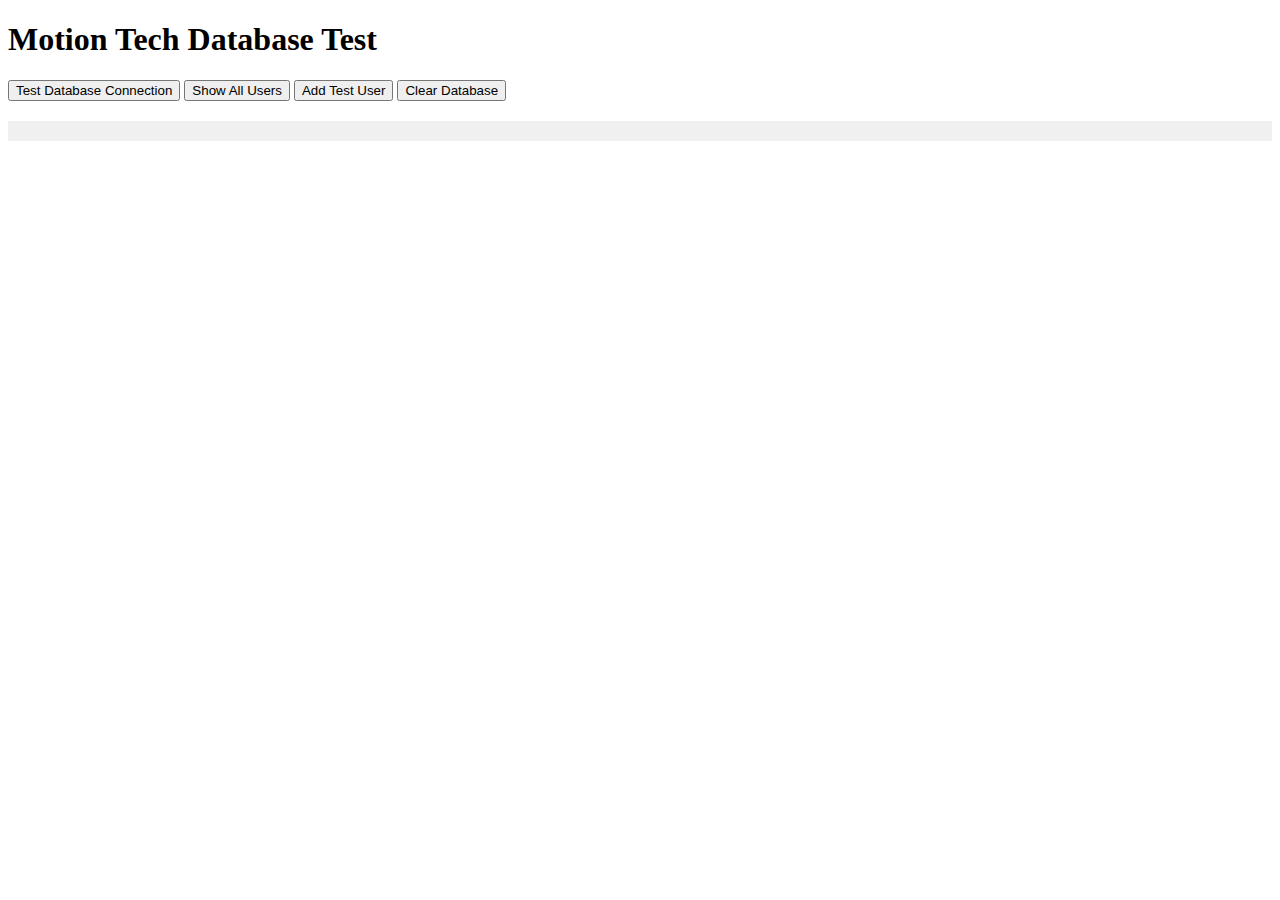
<file: test.html>
<!DOCTYPE html>
<html>
<head>
    <title>Test Database</title>
</head>
<body>
    <h1>Motion Tech Database Test</h1>
    
    <button onclick="testDB()">Test Database Connection</button>
    <button onclick="showUsers()">Show All Users</button>
    <button onclick="addTestUser()">Add Test User</button>
    <button onclick="clearDB()">Clear Database</button>
    
    <div id="output" style="margin-top: 20px; padding: 10px; background: #f0f0f0;"></div>
    
    <script src="database.js"></script>
    <script>
        function log(msg) {
            document.getElementById('output').innerHTML += msg + '<br>';
            console.log(msg);
        }
        
        function testDB() {
            log("🧪 Testing database...");
            if (typeof MotionTechDB === 'undefined') {
                log("❌ ERROR: MotionTechDB not defined!");
                return;
            }
            
            const users = MotionTechDB.getUsers();
            log(`✅ Database connected! Total users: ${users.length}`);
        }
        
        function showUsers() {
            log("📋 All users in database:");
            const users = MotionTechDB.getUsers();
            users.forEach(user => {
                log(`• ${user.username} (${user.email}) - ${user.name}`);
            });
        }
        
        function addTestUser() {
            const testUser = {
                firstName: "Test",
                lastName: "User",
                email: "test@test.com",
                username: "testuser",
                password: "test123",
                company: "Test Company"
            };
            
            log("➕ Adding test user...");
            const result = MotionTechDB.addUser(testUser);
            
            if (result.success) {
                log(`✅ Test user added: ${result.user.username}`);
            } else {
                log(`❌ Failed: ${result.message}`);
            }
        }
        
        function clearDB() {
            localStorage.clear();
            log("🗑️ LocalStorage cleared. Refresh page to reinitialize database.");
        }
    </script>
</body>
</html>
</file>
